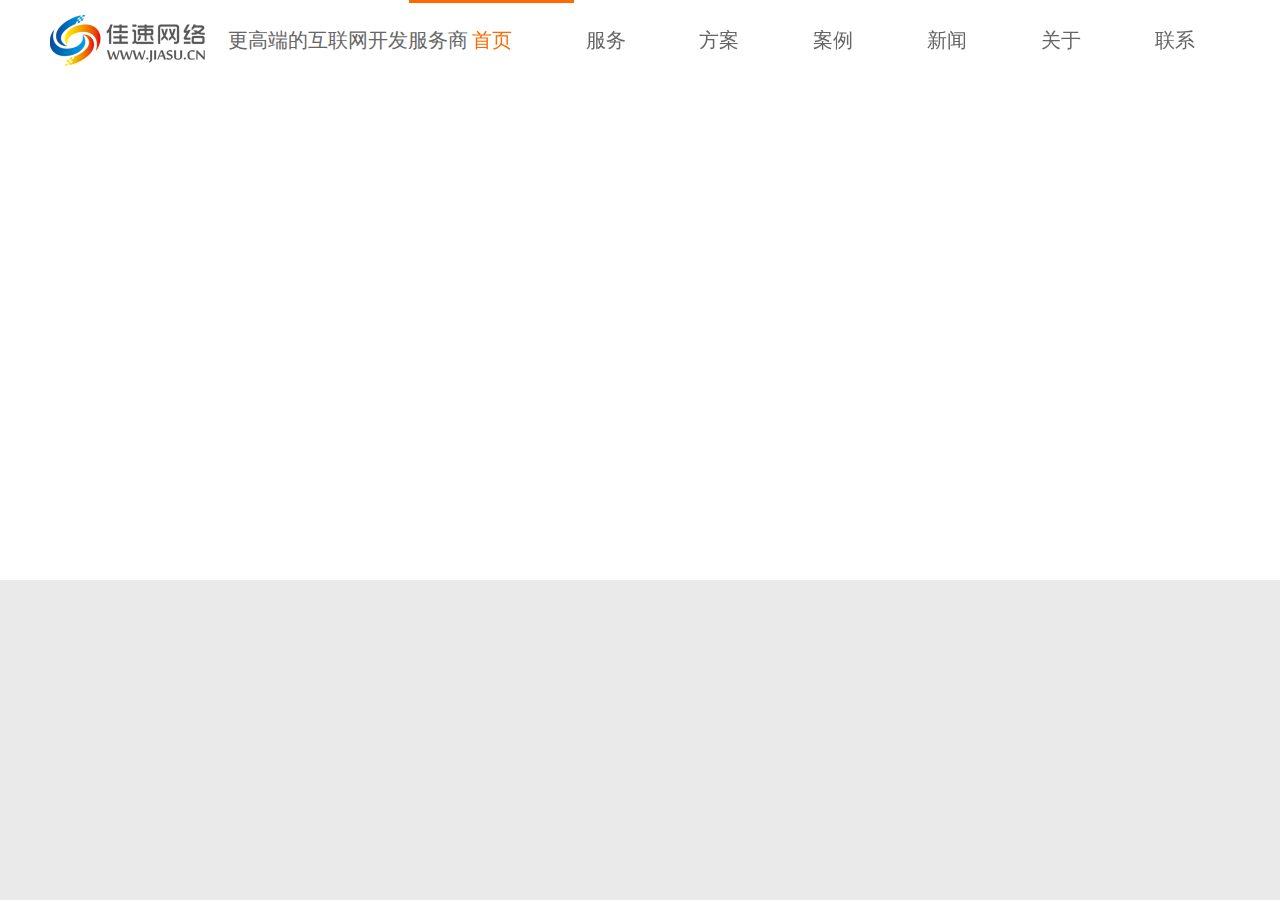
<file: index.html>
<!DOCTYPE html>
<html lang="en">
<head>
    <meta charset="UTF-8">
    <meta name="viewport" content="width=device-width, initial-scale=1.0">
    <title>首页</title>
    <link rel="stylesheet" href="./css/bootstrap.css">
    <link rel="stylesheet" href="./css/project.css">
</head>
<body>
    <div class="header">
        <div class="logo">
            <a href="#javascript">
                <img src="./img/logo.png" alt="">
            </a>
            <h1>更高端的互联网开发服务商</h1>
        </div>
        <nav class="menu">
            <ul class="list-inline">
                <li class="item1">
                    <div class="before" style="transform: scale(1,1);"></div>
                    <a class="a1"  href="index.html" style="color: #ff6900;">首页</a>
                    <ul class="subnav"></ul>
                </li>
                <li class="item1">
                    <div class="before" ></div>
                    <a class="a1" href="./service.html" >服务</a>
                    <ul class="subnav"></ul>
                </li>
                <li class="item1">
                    <div class="before"></div>
                    <a class="a1" href="./programme.html">方案</a>
                    <ul class="subnav">
                        <li class="subnav-list">
                             <a href="#" title="020解决方案">020解决方案
                                <i class="subnav-right">></i>
                            </a> 
                        </li>
                        <li class="subnav-list">
                            <a href="#" title="020解决方案">商城系统
                               <i class="subnav-right">></i>
                           </a> 
                       </li>
                       <li class="subnav-list">
                             <a href="#" title="020解决方案">互联网金融
                                <i class="subnav-right">></i>
                            </a> 
                        </li>
                        <li class="subnav-list">
                            <a href="#" title="020解决方案">小程序
                               <i class="subnav-right">></i>
                           </a> 
                       </li>
                       <li class="subnav-list">
                             <a href="#" title="020解决方案">智能硬件
                                <i class="subnav-right">></i>
                            </a> 
                        </li>
                        <li class="subnav-list">
                            <a href="#" title="020解决方案">020解决方案
                               <i class="subnav-right">></i>
                           </a> 
                       </li>
                       <li class="subnav-list">
                             <a href="#" title="020解决方案">智能医疗
                                <i class="subnav-right">></i>
                            </a> 
                        </li>
                        <li class="subnav-list">
                            <a href="#" title="020解决方案">掌上社交/直播
                               <i class="subnav-right">></i>
                           </a> 
                       </li>
                       <li class="subnav-list">
                        <a href="#" title="020解决方案">智慧教育    
                           <i class="subnav-right">></i>
                       </a> 
                       </li>
                    </ul>
                </li>
                <li class="item1">
                    <div class="before" ></div>
                    <a class="a1"  href="./example.html" >案例</a>
                    <ul class="subnav">
                        <li class="subnav-list">
                            <a href="#" title="020解决方案">品牌网站
                               <i class="subnav-right">></i>
                           </a> 
                       </li>
                       <li class="subnav-list">
                        <a href="#" title="020解决方案">APP开发
                           <i class="subnav-right">></i>
                       </a> 
                       </li>
                       <li class="subnav-list">
                        <a href="#" title="020解决方案">微信小程序开发
                           <i class="subnav-right">></i>
                       </a> 
                       </li>
                       <li class="subnav-list">
                        <a href="#" title="020解决方案">电商网站
                           <i class="subnav-right">></i>
                       </a> 
                       </li>
                       <li class="subnav-list">
                        <a href="#" title="020解决方案">门户网站
                           <i class="subnav-right">></i>
                       </a> 
                       </li>
                       <li class="subnav-list">
                        <a href="#" title="020解决方案">知名客户
                           <i class="subnav-right">></i>
                       </a> 
                       </li>
                       <li class="subnav-list">
                            <a href="#" title="020解决方案">客户评价
                               <i class="subnav-right">></i>
                            </a> 
                       </li>
                    </ul>
                </li>
                <li class="item1">
                    <div class="before"></div>
                    <a class="a1" href="./news.html">新闻</a>
                    <ul class="subnav">
                        <li class="subnav-list">
                            <a href="#" title="020解决方案">喜讯
                               <i class="subnav-right">></i>
                            </a> 
                       </li>
                       <li class="subnav-list">
                        <a href="#" title="020解决方案">活动
                           <i class="subnav-right">></i>
                        </a> 
                       </li>
                       <li class="subnav-list">
                        <a href="#" title="020解决方案">智库
                           <i class="subnav-right">></i>
                        </a> 
                       </li>   
                    </ul>
                </li>
                <li class="item1">
                    <div class="before"></div>
                    <a class="a1" href="#">关于</a>
                    <ul class="subnav">
                        <li class="subnav-list">
                            <a href="#" title="020解决方案">佳速简介
                               <i class="subnav-right">></i>
                            </a> 
                       </li>
                       <li class="subnav-list">
                        <a href="#" title="020解决方案">佳速荣誉
                           <i class="subnav-right">></i>
                        </a> 
                       </li>
                       <li class="subnav-list">
                        <a href="#" title="020解决方案">人才招聘
                           <i class="subnav-right">></i>
                        </a> 
                       </li>
                    </ul>
                </li>
                <li class="item1">
                    <div class="before"></div>
                    <a class="a1" href="#">联系</a>
                    <ul class="subnav">
                        <li class="subnav-list">
                            <a href="#" title="020解决方案">联系方式
                               <i class="subnav-right">></i>
                            </a> 
                       </li>
                       <li class="subnav-list">
                        <a href="#" title="020解决方案">汇款方式
                           <i class="subnav-right">></i>
                        </a> 
                   </li>
                    </ul>
                </li>
            </ul>
        </nav>
    </div>
    <div class="main-wrap">
        <div class="page-content">
            <div class="flexslider-nav small">
                <div class="slider-navigation">
                    <a  class="flex-prev">
                        <img src="./img/左.png" alt="" style="width: 30px;height: 30px;">
                    </a>
                    <a  class="flex-next">
                        <img src="./img/右.png" alt="" style="width: 30px;height: 30px;">
                    </a>
                </div>
                <div class="banners">
                    <ul style="width: 600%;height: 100%;display: block;">
                        <li style="width: 16.6666666%;height:100%;float: left;display: block;">
                            <video src="http://www.jiasu.cn/images/video.mp4" autoplay loop muted="muted" style="min-height: 100%;min-width: 100%;"></video>
                            <div class="text">
                                <h1 class="text-h1">14年时间，120位同事，5000个日夜</h1>
                                <p style="font-size: 18px;color: #fff;">上千家企业的共同选择，以案例为资本，以服务为生命</p>
                            </div>
                        </li>
                        <li style="width: 16.6666666%;height:100%;float: left;display: block;background-image: url(./img/wallpaper1_4.jpg);">
                            <div class="text">
                                <h1 class="text-h1">14年时间，120位同事，5000个日夜</h1>
                                <p style="font-size: 18px;color: #fff;">上千家企业的共同选择，以案例为资本，以服务为生命</p>
                            </div>
                        </li>
                    </ul>
                </div>
            </div>

        </div>
    </div>
    <script src="./project.js"></script>
    <script>
        var menuList=document.querySelectorAll(".item1");
var menuA=document.querySelectorAll(".a1");
var menuTop=document.querySelectorAll(".before");
var subNav=document.querySelectorAll(".subnav");
for(let i=0;i<menuList.length;i++){
    menuList[i].onmouseover=function(){
for(var j=0;j<menuList.length;j++){
    menuA[j].style.color="#666";
    menuA[j].style.textDecoration="none";
    menuTop[j].style.transform="scale(0,0)";
    menuTop[0].style.transform="scale(1,1)";
    menuA[0].style.color="#ff6900";
    subNav[j].style.opacity=0;
    subNav[j].style.visibility="hidden";
}
subNav[i].style. visibility=" visible";
subNav[i].style.opacity=1;
subNav[i].style.top="80px";
menuA[i].style.color="#ff6900";
menuTop[i].style.width="150%";
menuTop[i].style.transform="scale(1,1)";

}
menuList[i].onmouseout=function(){
menuA[i].style.color="#666";
menuA[0].style.color="#ff6900"
menuTop[i].style.transform="scale(0,0)";
menuTop[0].style.transform="scale(1,1)";
subNav[i].style.opacity=0;
subNav[i].style.top="100px";
subNav[i].style. visibility="hidden";

}
}


var lunbo=document.querySelectorAll(".banners ul li");
console.log(lunbo);
</script>
</body>
</html>
</file>
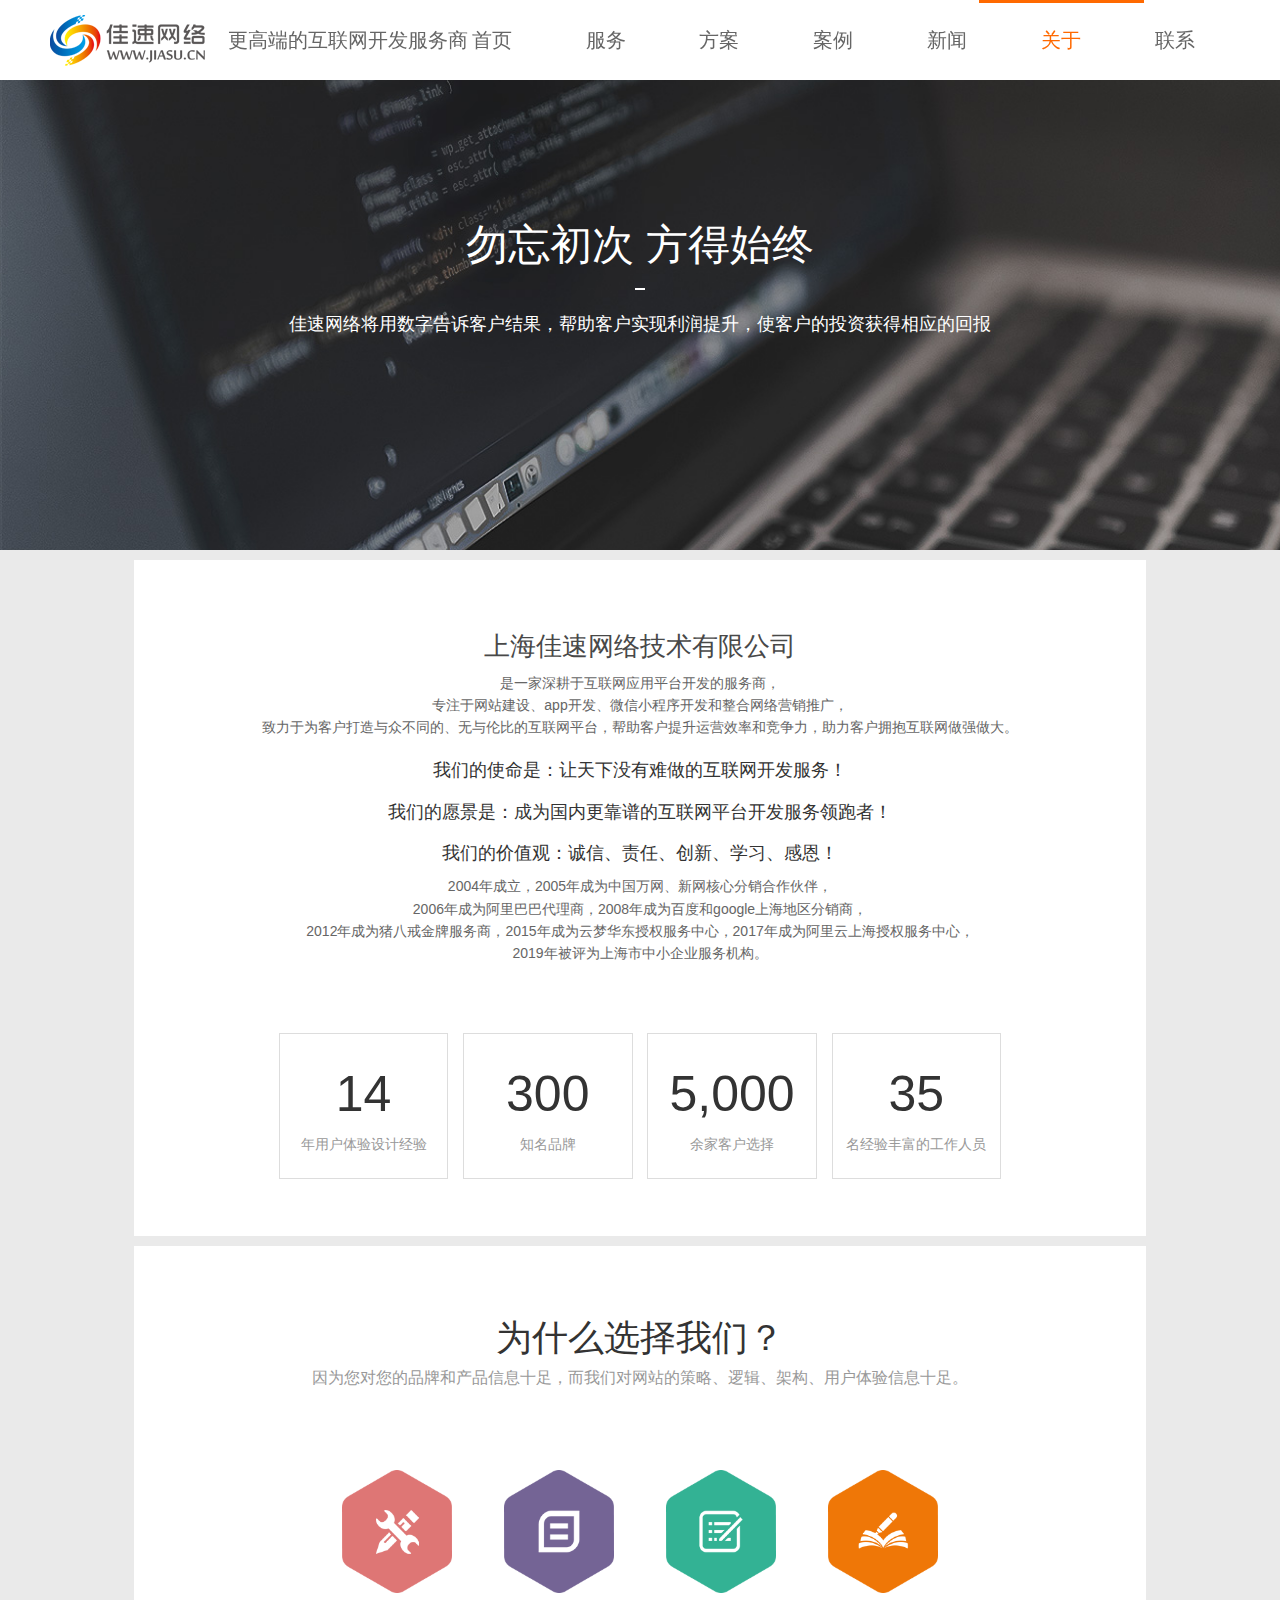
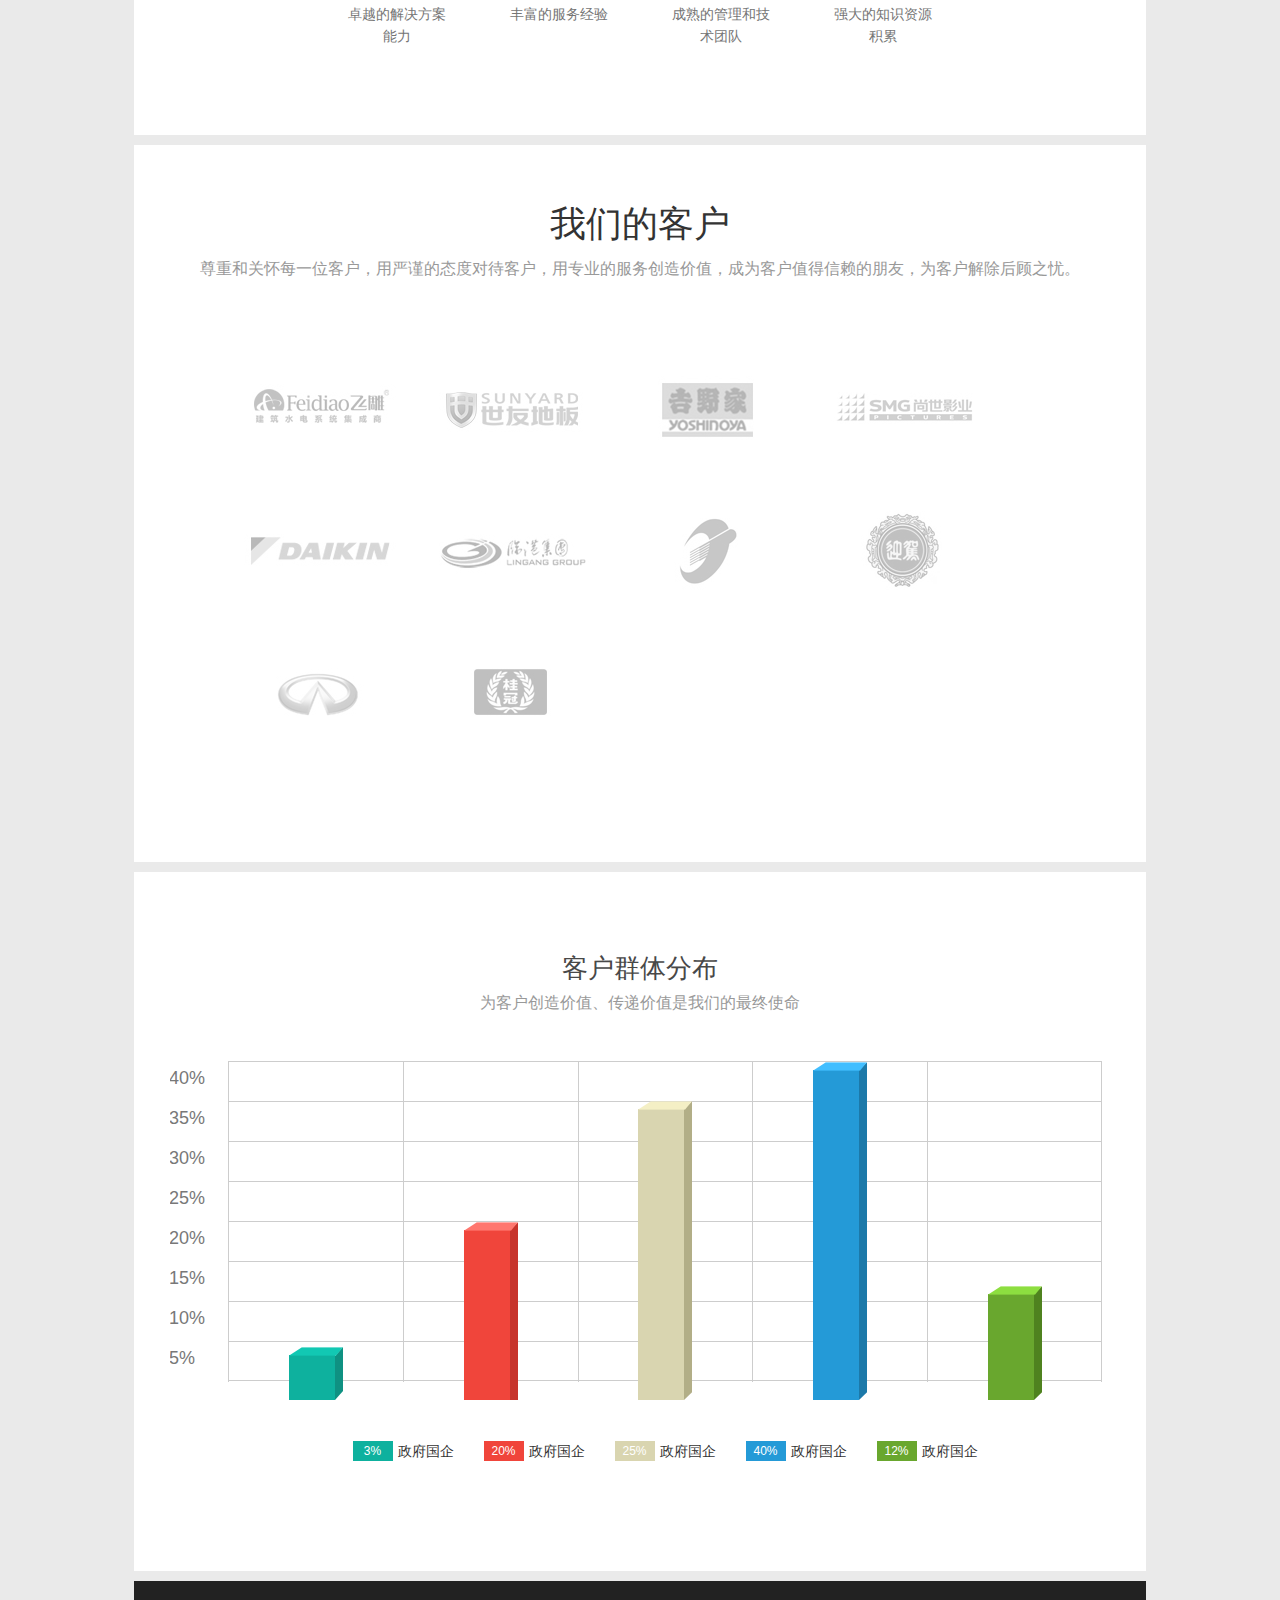
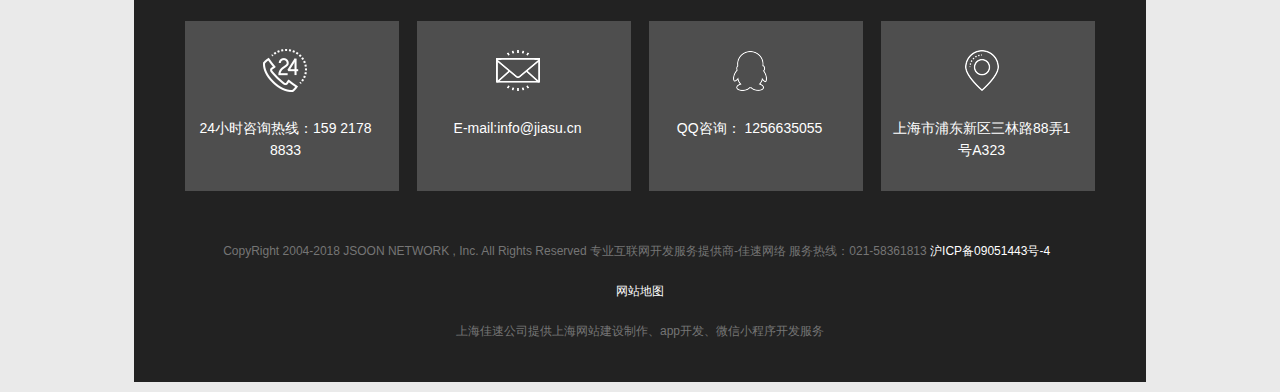
<file: about.html>
<!DOCTYPE html>
<html lang="en">
<head>
    <meta charset="UTF-8">
    <meta name="viewport" content="width=device-width, initial-scale=1.0">
    <title>关于</title>
    <link rel="stylesheet" href="./css/bootstrap.css">
    <link rel="stylesheet" href="./css/project.css">
</head>
<body>
    <div class="header">
        <div class="logo">
            <a href="#javascript">
                <img src="./img/logo.png" alt="">
            </a>
            <h1>更高端的互联网开发服务商</h1>
        </div>
        <nav class="menu">
            <ul class="list-inline">
                <li class="item1">
                    <div class="before"></div>
                    <a class="a1"  href="index.html">首页</a>
                    <ul class="subnav"></ul>
                </li>
                <li class="item1">
                    <div class="before"></div>
                    <a class="a1" href="./service.html">服务</a>
                    <ul class="subnav"></ul>
                </li>
                <li class="item1">
                    <div class="before"></div>
                    <a class="a1" href="./programme.html">方案</a>
                    <ul class="subnav">
                        <li class="subnav-list">
                             <a href="#" title="020解决方案">020解决方案
                                <i class="subnav-right">></i>
                            </a> 
                        </li>
                        <li class="subnav-list">
                            <a href="#" title="020解决方案">商城系统
                               <i class="subnav-right">></i>
                           </a> 
                       </li>
                       <li class="subnav-list">
                             <a href="#" title="020解决方案">互联网金融
                                <i class="subnav-right">></i>
                            </a> 
                        </li>
                        <li class="subnav-list">
                            <a href="#" title="020解决方案">小程序
                               <i class="subnav-right">></i>
                           </a> 
                       </li>
                       <li class="subnav-list">
                             <a href="#" title="020解决方案">智能硬件
                                <i class="subnav-right">></i>
                            </a> 
                        </li>
                        <li class="subnav-list">
                            <a href="#" title="020解决方案">020解决方案
                               <i class="subnav-right">></i>
                           </a> 
                       </li>
                       <li class="subnav-list">
                             <a href="#" title="020解决方案">智能医疗
                                <i class="subnav-right">></i>
                            </a> 
                        </li>
                        <li class="subnav-list">
                            <a href="#" title="020解决方案">掌上社交/直播
                               <i class="subnav-right">></i>
                           </a> 
                       </li>
                       <li class="subnav-list">
                        <a href="#" title="020解决方案">智慧教育    
                           <i class="subnav-right">></i>
                       </a> 
                       </li>
                    </ul>
                </li>
                <li class="item1">
                    <div class="before" ></div>
                    <a class="a1"  href="./example.html" >案例</a>
                    <ul class="subnav">
                        <li class="subnav-list">
                            <a href="#" title="020解决方案">品牌网站
                               <i class="subnav-right">></i>
                           </a> 
                       </li>
                       <li class="subnav-list">
                        <a href="#" title="020解决方案">APP开发
                           <i class="subnav-right">></i>
                       </a> 
                       </li>
                       <li class="subnav-list">
                        <a href="#" title="020解决方案">微信小程序开发
                           <i class="subnav-right">></i>
                       </a> 
                       </li>
                       <li class="subnav-list">
                        <a href="#" title="020解决方案">电商网站
                           <i class="subnav-right">></i>
                       </a> 
                       </li>
                       <li class="subnav-list">
                        <a href="#" title="020解决方案">门户网站
                           <i class="subnav-right">></i>
                       </a> 
                       </li>
                       <li class="subnav-list">
                        <a href="#" title="020解决方案">知名客户
                           <i class="subnav-right">></i>
                       </a> 
                       </li>
                       <li class="subnav-list">
                            <a href="#" title="020解决方案">客户评价
                               <i class="subnav-right">></i>
                            </a> 
                       </li>
                    </ul>
                </li>
                <li class="item1">
                    <div class="before" ></div>
                    <a class="a1" href="./news.html" >新闻</a>
                    <ul class="subnav">
                        <li class="subnav-list">
                            <a href="#" title="020解决方案">喜讯
                               <i class="subnav-right">></i>
                            </a> 
                       </li>
                       <li class="subnav-list">
                        <a href="#" title="020解决方案">活动
                           <i class="subnav-right">></i>
                        </a> 
                       </li>
                       <li class="subnav-list">
                        <a href="#" title="020解决方案">智库
                           <i class="subnav-right">></i>
                        </a> 
                       </li>   
                    </ul>
                </li>
                <li class="item1">
                    <div class="before" style="transform: scale(1,1);" ></div>
                    <a class="a1" href="./about.html" style="color: #ff6900;">关于</a>
                    <ul class="subnav">
                        <li class="subnav-list">
                            <a href="#" title="020解决方案">佳速简介
                               <i class="subnav-right">></i>
                            </a> 
                       </li>
                       <li class="subnav-list">
                        <a href="#" title="020解决方案">佳速荣誉
                           <i class="subnav-right">></i>
                        </a> 
                       </li>
                       <li class="subnav-list">
                        <a href="#" title="020解决方案">人才招聘
                           <i class="subnav-right">></i>
                        </a> 
                       </li>
                    </ul>
                </li>
                <li class="item1">
                    <div class="before"></div>
                    <a class="a1" href="relate.html">联系</a>
                    <ul class="subnav">
                        <li class="subnav-list">
                            <a href="#" title="020解决方案">联系方式
                               <i class="subnav-right">></i>
                            </a> 
                       </li>
                       <li class="subnav-list">
                        <a href="#" title="020解决方案">汇款方式
                           <i class="subnav-right">></i>
                        </a> 
                   </li>
                    </ul>
                </li>
            </ul>
        </nav>
    </div>
    <div class="fubanner">
        <div class="casebanner casebanner3">
            <h2>勿忘初次  方得始终</h2>
            <span></span>
            <p>佳速网络将用数字告诉客户结果，帮助客户实现利润提升，使客户的投资获得相应的回报</p>
        </div>
    </div> 
    <div class="con aboutcon">
        <div class="about-wz">
            <div class="con-title">
                <h1>上海佳速网络技术有限公司</h1>
                <p style="color: #666;">
                    是一家深耕于互联网应用平台开发的服务商，<br>
                    专注于网站建设、app开发、微信小程序开发和整合网络营销推广，<br>
                    致力于为客户打造与众不同的、无与伦比的互联网平台，帮助客户提升运营效率和竞争力，助力客户拥抱互联网做强做大。
                </p>
                <h3 class="abouth3" >
                    我们的使命是：让天下没有难做的互联网开发服务！
                </h3>
                <h3 class="abouth3">
                    我们的愿景是：成为国内更靠谱的互联网平台开发服务领跑者！
                </h3>
                <h3 class="abouth3">
                    我们的价值观：诚信、责任、创新、学习、感恩！
                </h3>
                <p style="color: #666;">
                    2004年成立，2005年成为中国万网、新网核心分销合作伙伴，<br>
                    2006年成为阿里巴巴代理商，2008年成为百度和google上海地区分销商，<br>
                    2012年成为猪八戒金牌服务商，2015年成为云梦华东授权服务中心，2017年成为阿里云上海授权服务中心，<br>
                    2019年被评为上海市中小企业服务机构。
                </p>
            </div>
            <div class="about-sj">
                <div class="stats1-info">
                    <h2>
                        <span>14</span>
                    </h2>
                    <p style="font-size: 14px;color: #999;">年用户体验设计经验</p>
                </div>
                <div class="stats1-info">
                    <h2>
                        <span>300</span>
                    </h2>
                    <p style="font-size: 14px;color: #999;">知名品牌</p>
                </div>
                <div class="stats1-info">
                    <h2>
                        <span>5,000</span>
                    </h2>
                    <p style="font-size: 14px;color: #999;">余家客户选择</p>
                </div>
                <div class="stats1-info">
                    <h2>
                        <span>35</span>
                    </h2>
                    <p style="font-size: 14px;color: #999;">名经验丰富的工作人员</p>
                </div>
                <div class="clear"></div>
            </div>
        </div>
    </div>
    <div class="con">
        <div class="aboutcon">
            <h2 style="font-size: 36px; color: #333;text-align: center;">为什么选择我们？</h2>
            <div class="h4 about-t2">
                因为您对您的品牌和产品信息十足，而我们对网站的策略、逻辑、架构、用户体验信息十足。
            </div>
            <div class="tbcon">
                <div class="tbcon1">
                    <img src="./img/icon_about_1.png" alt="">
                    <p style="text-align: center;">卓越的解决方案能力</p>
                </div>
                <div class="tbcon1">
                    <img src="./img/icon_about_2.png" alt="">
                    <p style="text-align: center;">丰富的服务经验</p>
                </div>
                <div class="tbcon1">
                    <img src="./img/icon_about_3.png" alt="">
                    <p style="text-align: center;">成熟的管理和技术团队</p>
                </div>
                <div class="tbcon1">
                    <img src="./img/icon_about_4.png" alt="">
                    <p style="text-align: center;">强大的知识资源积累</p>
                </div>
                <div class="clear"></div>
            </div>
        </div>
    </div>
    <div class="con">
        <div class="wsmxzwm">
            <div class="about-t">
                我们的客户
            </div>
            <div class="about-t2 h4">
                尊重和关怀每一位客户，用严谨的态度对待客户，用专业的服务创造价值，成为客户值得信赖的朋友，为客户解除后顾之忧。
            </div>
            <div class="clients">
                <ul>
                    <li>
                        <img src="./img/logo1b.jpg" alt="">
                    </li>
                    <li>
                        <img src="./img/logo2b.jpg" alt="">
                    </li>
                    <li>
                        <img src="./img/logo3b.jpg" alt="">
                    </li>
                    <li>
                        <img src="./img/logo4b.jpg" alt="">
                    </li>
                    <li>
                        <img src="./img/logo5b.jpg" alt="">
                    </li>
                    <li>
                        <img src="./img/logo6b.jpg" alt="">
                    </li>
                    <li>
                        <img src="./img/logo7b.jpg" alt="">
                    </li>
                    <li>
                        <img src="./img/logo8b.jpg" alt="">
                    </li>
                    <li>
                        <img src="./img/logo9b.jpg" alt="">
                    </li>
                    <li>
                        <img src="./img/logo10b.jpg" alt="">
                    </li>
                    <div class="clear"></div>
                </ul>
            </div>
        </div>
    </div>
    <div class="con">
        <div class="aboutcon">
            <div class="con-tit">
                <h1>客户群体分布</h1>
                <div class="h4">为客户创造价值、传递价值是我们的最终使命</div>
            </div>
            <div class="data-so">
                <div class="data-so-inner">
                    <ul class="so-ul">
                        <li>
                            <dl>
                                <dd>
                                    <i></i>
                                    <em>40%</em>
                                </dd>
                                <dd></dd>
                                <dd></dd>
                                <dd></dd>
                                <dd></dd>
                            </dl>
                        </li>
                        <li>
                            <dl>
                                <dd>
                                    <i></i>
                                    <em>35%</em>
                                </dd>
                                <dd></dd>
                                <dd></dd>
                                <dd></dd>
                                <dd></dd>
                            </dl>
                        </li>
                        <li>
                            <dl>
                                <dd>
                                    <i></i>
                                    <em>30%</em>
                                </dd>
                                <dd></dd>
                                <dd></dd>
                                <dd></dd>
                                <dd></dd>
                            </dl>
                        </li>
                        <li>
                            <dl>
                                <dd>
                                    <i></i>
                                    <em>25%</em>
                                </dd>
                                <dd></dd>
                                <dd></dd>
                                <dd></dd>
                                <dd></dd>
                            </dl>
                        </li>
                        <li>
                            <dl>
                                <dd>
                                    <i></i>
                                    <em>20%</em>
                                </dd>
                                <dd></dd>
                                <dd></dd>
                                <dd></dd>
                                <dd></dd>
                            </dl>
                        </li>
                        <li>
                            <dl>
                                <dd>
                                    <i></i>
                                    <em>15%</em>
                                </dd>
                                <dd></dd>
                                <dd></dd>
                                <dd></dd>
                                <dd></dd>
                            </dl>
                        </li>
                        <li>
                            <dl>
                                <dd>
                                    <i></i>
                                    <em>10%</em>
                                </dd>
                                <dd></dd>
                                <dd></dd>
                                <dd></dd>
                                <dd></dd>
                            </dl>
                        </li>
                        
                        <li style="border-bottom: 1px solid #cdcdcd;">
                            <dl>
                                <dd>
                                    <i></i>
                                    <em>5%</em>
                                    <div class="jux">
                                        <img src="./img/ju1.png" alt="">
                                    </div>
                                </dd>
                                <dd>
                                    <div class="jux">
                                        <img src="./img/ju2.png" alt="">
                                    </div>
                                </dd>
                                <dd>
                                    <div class="jux">
                                        <img src="./img/ju3.png" alt="">
                                    </div>
                                </dd>
                                <dd>
                                    <div class="jux">
                                        <img src="./img/ju4.png" alt="">
                                    </div>
                                </dd>
                                <dd>
                                    <div class="jux">
                                        <img src="./img/ju5.png" alt="">
                                    </div>
                                </dd>
                            </dl>
                        </li>
                        <div class="clear"></div>
                    </ul>
                    <div class="data-bot">
                        <ul class="bot-ul">
                            <li>
                                <div class=" ju fl">3%</div>
                                <div class=" txt fl">政府国企</div>
                            </li>
                            <li>
                                <div class="fl ju">20%</div>
                                <div class="fl txt">政府国企</div>
                            </li>
                            <li>
                                <div class="fl ju">25%</div>
                                <div class="fl txt">政府国企</div>
                            </li>
                            <li>
                                <div class="fl ju">40%</div>
                                <div class="fl txt">政府国企</div>
                            </li>
                            <li>
                                <div class="fl ju">12%</div>
                                <div class="fl txt">政府国企</div>
                            </li>
                        </ul>
                        <div class="clear"></div>
                    </div>
                </div>
            </div>
        </div>
    </div>
    <div class="foot con">
        <div class="foot-gy">
            <ul>
                <li>
                    <a href="#">
                        <img src="./img/1.png" alt="">
                        24小时咨询热线：159 2178 8833
                    </a>
                </li>
                <li>
                    <a href="#">
                        <img src="./img/2.png" alt="">
                        E-mail:info@jiasu.cn
                    </a>
                </li>
                <li>
                    <a href="#">
                        <img src="./img/3.png" alt="">
                        QQ咨询： 1256635055
                    </a>
                </li>
                <li>
                    <a href="#">
                        <img src="./img/4.png" alt="">
                        上海市浦东新区三林路88弄1号A323
                    </a>
                </li>
                <div class="clear"></div>
            </ul>
        </div> 
        <div class="foot-bot">
            <div class="foot-botcon">
                <p>
                    CopyRight 2004-2018 JSOON NETWORK , Inc. All Rights Reserved 专业互联网开发服务提供商-佳速网络   服务热线：021-58361813   
                    <a href="#">沪ICP备09051443号-4</a>&nbsp;&nbsp;
                    <a href="#">网站地图</a>
                    <br>
                上海佳速公司提供上海网站建设制作、app开发、微信小程序开发服务
                </p>
            </div>
        </div>
    </div>
    <script src="./project.js"></script>
    <script>
        var menuList=document.querySelectorAll(".item1");
var menuA=document.querySelectorAll(".a1");
var menuTop=document.querySelectorAll(".before");
var subNav=document.querySelectorAll(".subnav");
for(let i=0;i<menuList.length;i++){
    menuList[i].onmouseover=function(){
for(var j=0;j<menuList.length;j++){
    menuA[j].style.color="#666";
    menuA[j].style.textDecoration="none";
    menuTop[j].style.transform="scale(0,0)";
    menuTop[5].style.transform="scale(1,1)";
    menuA[5].style.color="#ff6900";
    subNav[j].style.opacity=0;
    subNav[j].style.visibility="hidden";
}
subNav[i].style. visibility=" visible";
subNav[i].style.opacity=1;
subNav[i].style.top="80px";
menuA[i].style.color="#ff6900";
menuTop[i].style.width="150%";
menuTop[i].style.transform="scale(1,1)";

}
menuList[i].onmouseout=function(){
menuA[i].style.color="#666";
menuA[5].style.color="#ff6900"
menuTop[i].style.transform="scale(0,0)";
menuTop[5].style.transform="scale(1,1)";
subNav[i].style.opacity=0;
subNav[i].style.top="100px";
subNav[i].style. visibility="hidden";

}
}
</script>
</body>
</html>
</file>
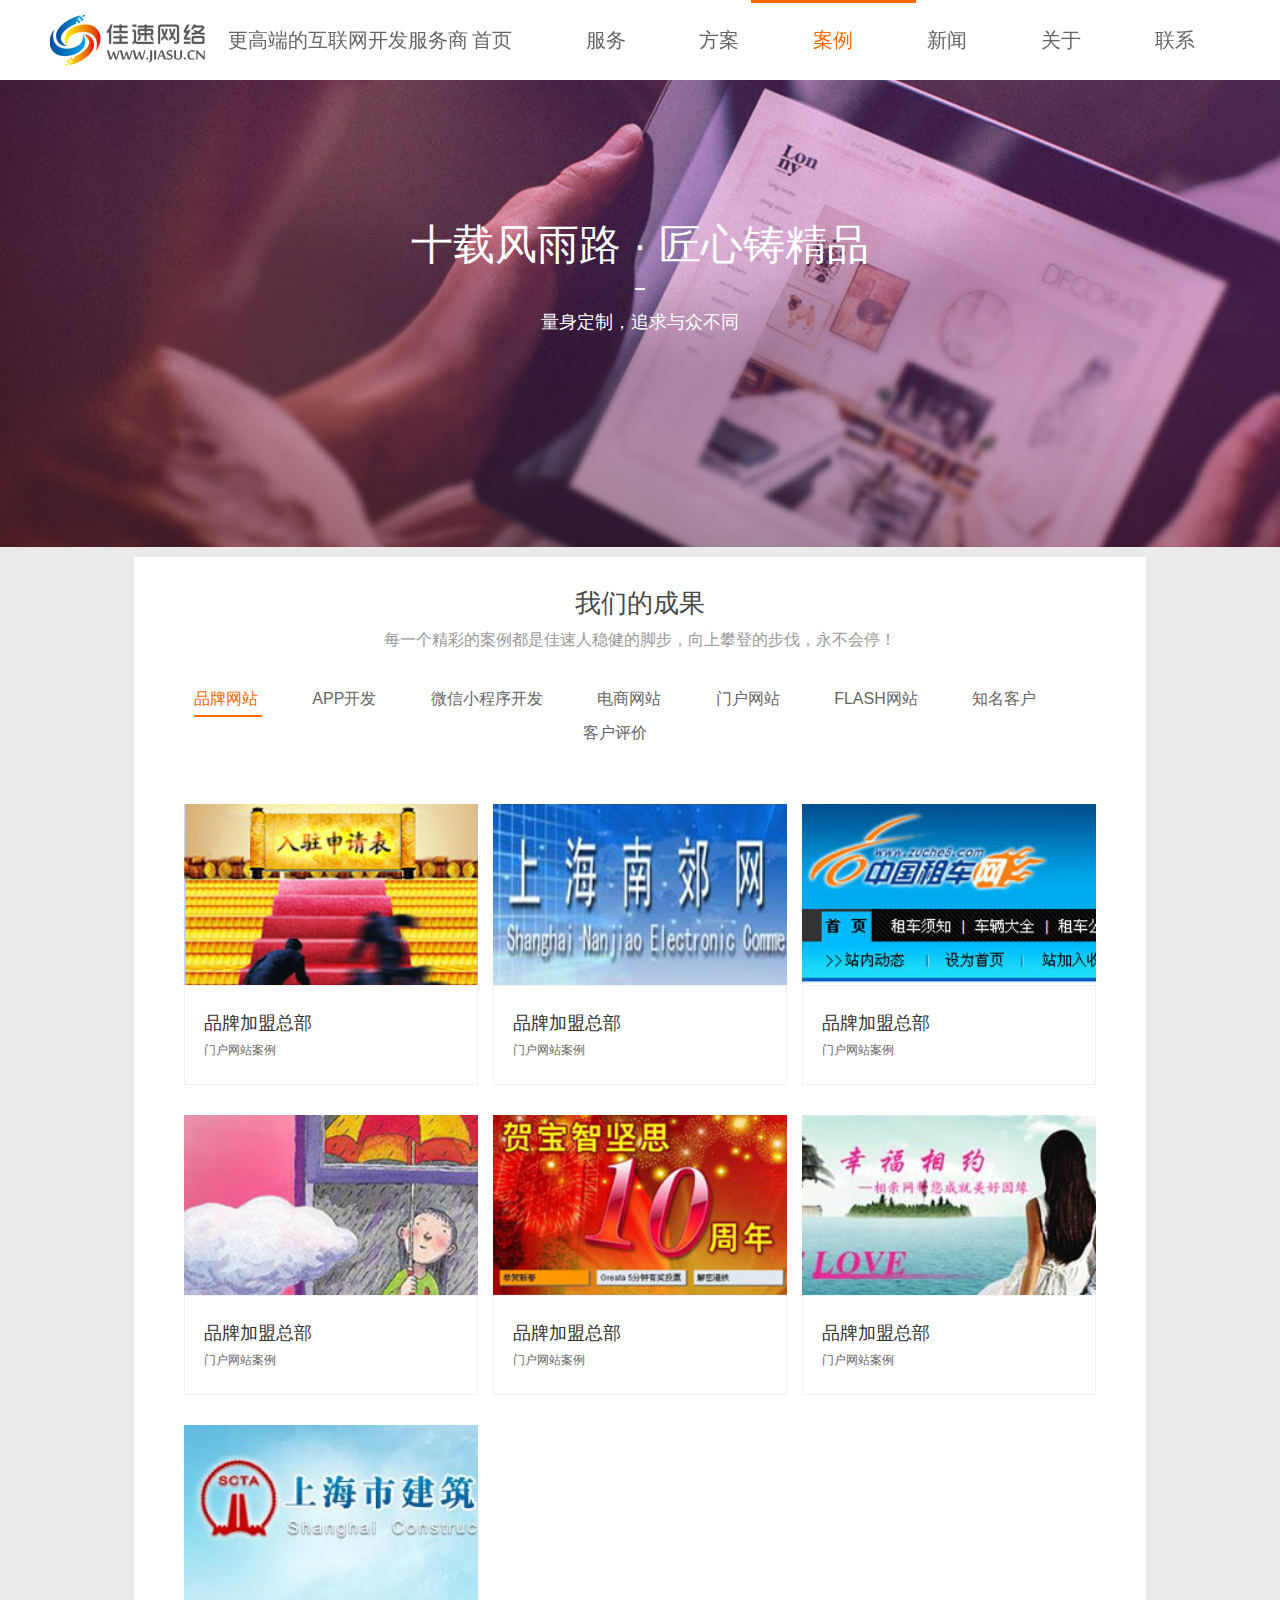
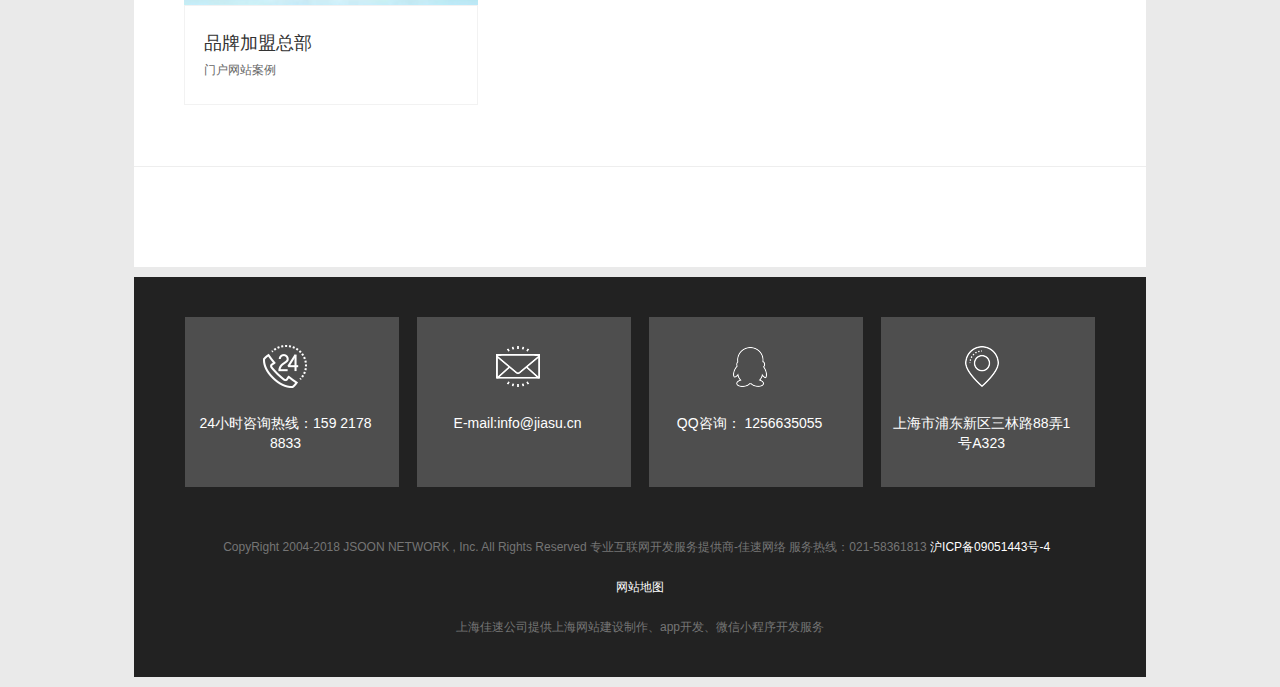
<file: example.html>
<!DOCTYPE html>
<html lang="en">
<head>
    <meta charset="UTF-8">
    <meta name="viewport" content="width=device-width, initial-scale=1.0">
    <title>案例</title>
    <link rel="stylesheet" href="./css/project.css">
    <link rel="stylesheet" href="./css/bootstrap.css">
</head>
<body>
    <div class="header">
        <div class="logo">
            <a href="#javascript">
                <img src="./img/logo.png" alt="">
            </a>
            <h1>更高端的互联网开发服务商</h1>
        </div>
        <nav class="menu">
            <ul class="list-inline">
                <li class="item1">
                    <div class="before"></div>
                    <a class="a1"  href="index.html">首页</a>
                    <ul class="subnav"></ul>
                </li>
                <li class="item1">
                    <div class="before"></div>
                    <a class="a1" href="./service.html">服务</a>
                    <ul class="subnav"></ul>
                </li>
                <li class="item1">
                    <div class="before"></div>
                    <a class="a1" href="./programme.html">方案</a>
                    <ul class="subnav">
                        <li class="subnav-list">
                             <a href="#" title="020解决方案">020解决方案
                                <i class="subnav-right">></i>
                            </a> 
                        </li>
                        <li class="subnav-list">
                            <a href="#" title="020解决方案">商城系统
                               <i class="subnav-right">></i>
                           </a> 
                       </li>
                       <li class="subnav-list">
                             <a href="#" title="020解决方案">互联网金融
                                <i class="subnav-right">></i>
                            </a> 
                        </li>
                        <li class="subnav-list">
                            <a href="#" title="020解决方案">小程序
                               <i class="subnav-right">></i>
                           </a> 
                       </li>
                       <li class="subnav-list">
                             <a href="#" title="020解决方案">智能硬件
                                <i class="subnav-right">></i>
                            </a> 
                        </li>
                        <li class="subnav-list">
                            <a href="#" title="020解决方案">020解决方案
                               <i class="subnav-right">></i>
                           </a> 
                       </li>
                       <li class="subnav-list">
                             <a href="#" title="020解决方案">智能医疗
                                <i class="subnav-right">></i>
                            </a> 
                        </li>
                        <li class="subnav-list">
                            <a href="#" title="020解决方案">掌上社交/直播
                               <i class="subnav-right">></i>
                           </a> 
                       </li>
                       <li class="subnav-list">
                        <a href="#" title="020解决方案">智慧教育    
                           <i class="subnav-right">></i>
                       </a> 
                       </li>
                    </ul>
                </li>
                <li class="item1">
                    <div class="before" style="transform: scale(1,1);"></div>
                    <a class="a1"  href="#javascript" style="color: #ff6900;">案例</a>
                    <ul class="subnav">
                        <li class="subnav-list">
                            <a href="#" title="020解决方案">品牌网站
                               <i class="subnav-right">></i>
                           </a> 
                       </li>
                       <li class="subnav-list">
                        <a href="#" title="020解决方案">APP开发
                           <i class="subnav-right">></i>
                       </a> 
                       </li>
                       <li class="subnav-list">
                        <a href="#" title="020解决方案">微信小程序开发
                           <i class="subnav-right">></i>
                       </a> 
                       </li>
                       <li class="subnav-list">
                        <a href="#" title="020解决方案">电商网站
                           <i class="subnav-right">></i>
                       </a> 
                       </li>
                       <li class="subnav-list">
                        <a href="#" title="020解决方案">门户网站
                           <i class="subnav-right">></i>
                       </a> 
                       </li>
                       <li class="subnav-list">
                        <a href="#" title="020解决方案">知名客户
                           <i class="subnav-right">></i>
                       </a> 
                       </li>
                       <li class="subnav-list">
                            <a href="#" title="020解决方案">客户评价
                               <i class="subnav-right">></i>
                            </a> 
                       </li>
                    </ul>
                </li>
                <li class="item1">
                    <div class="before"></div>
                    <a class="a1" href="./news.html">新闻</a>
                    <ul class="subnav">
                        <li class="subnav-list">
                            <a href="#" title="020解决方案">喜讯
                               <i class="subnav-right">></i>
                            </a> 
                       </li>
                       <li class="subnav-list">
                        <a href="#" title="020解决方案">活动
                           <i class="subnav-right">></i>
                        </a> 
                       </li>
                       <li class="subnav-list">
                        <a href="#" title="020解决方案">智库
                           <i class="subnav-right">></i>
                        </a> 
                       </li>   
                    </ul>
                </li>
                <li class="item1">
                    <div class="before"></div>
                    <a class="a1" href="#">关于</a>
                    <ul class="subnav">
                        <li class="subnav-list">
                            <a href="#" title="020解决方案">佳速简介
                               <i class="subnav-right">></i>
                            </a> 
                       </li>
                       <li class="subnav-list">
                        <a href="#" title="020解决方案">佳速荣誉
                           <i class="subnav-right">></i>
                        </a> 
                       </li>
                       <li class="subnav-list">
                        <a href="#" title="020解决方案">人才招聘
                           <i class="subnav-right">></i>
                        </a> 
                       </li>
                    </ul>
                </li>
                <li class="item1">
                    <div class="before"></div>
                    <a class="a1" href="#">联系</a>
                    <ul class="subnav">
                        <li class="subnav-list">
                            <a href="#" title="020解决方案">联系方式
                               <i class="subnav-right">></i>
                            </a> 
                       </li>
                       <li class="subnav-list">
                        <a href="#" title="020解决方案">汇款方式
                           <i class="subnav-right">></i>
                        </a> 
                   </li>
                    </ul>
                </li>
            </ul>
        </nav>
    </div>
    <div class="fubanner">
        <div class="casebanner">
            <h2>十载风雨路 · 匠心铸精品</h2>
            <span></span>
            <p>量身定制，追求与众不同</p>
        </div>
    </div>
    <div class="con">
        <div class="casecon">
            <div class="con-title">
                <h1>我们的成果</h1>
                <div class="con-h">
                    每一个精彩的案例都是佳速人稳健的脚步，向上攀登的步伐，永不会停！
                </div>
            </div>
            <div class="main-wrap">
                <div class="main-nav">
                    <ul>
                        <li>
                            <a href="#" style="color: #ff6900;">品牌网站</a>
                            <div class="border" style="transform: scale(1,1);background: #ff6900;"></div>
                        </li>
                        <li>
                            <a href="#">APP开发</a>
                            <div class="border"></div>
                        </li>
                        <li>
                            <a href="#">微信小程序开发</a>
                            <div class="border"></div>
                        </li>
                        <li>
                            <a href="#">电商网站</a>
                            <div class="border"></div>
                        </li>
                        <li>
                            <a href="#" >门户网站</a>
                            <div class="border" ></div>

                        </li>
                        <li>
                            <a href="#">FLASH网站</a>
                            <div class="border"></div>

                        </li>
                        <li>
                            <a href="#">知名客户</a>
                            <div class="border"></div>

                        </li>
                        <li>
                            <a href="#">客户评价</a>
                            <div class="border"></div>

                        </li>
                    </ul>
                </div>
                <div class="list-wrap">
                    <ul>
                        <li>
                            <a href="#">
                                <img src="./img/d.jpg" alt="">
                            
                            <p>查看项目</p></a>
                            <div class="back"></div>
                            <div class="cont-box">
                                <h2>品牌加盟总部</h2>
                                <span>门户网站案例</span>
                            </div>
                        </li>
                        <li>
                            <a href="#">
                                <img src="./img/e.jpg" alt="">
                            
                            <p>查看项目</p></a>
                            <div class="back"></div>
                            <div class="cont-box">
                                <h2>品牌加盟总部</h2>
                                <span>门户网站案例</span>
                            </div>
                        </li>
                        <li>
                            <a href="#">
                                <img src="./img/f.jpg" alt="">
                            
                            <p>查看项目</p></a>
                            <div class="back"></div>
                            <div class="cont-box">
                                <h2>品牌加盟总部</h2>
                                <span>门户网站案例</span>
                            </div>
                        </li>
                        <li>
                            <a href="#">
                                <img src="./img/d1.jpg" alt="">
                            
                            <p>查看项目</p></a>
                            <div class="back"></div>
                            <div class="cont-box">
                                <h2>品牌加盟总部</h2>
                                <span>门户网站案例</span>
                            </div>
                        </li>
                        <li>
                            <a href="#">
                                <img src="./img/e1.jpg" alt="">
                            
                            <p>查看项目</p></a>
                            <div class="back"></div>
                            <div class="cont-box">
                                <h2>品牌加盟总部</h2>
                                <span>门户网站案例</span>
                            </div>
                        </li>
                        <li>
                            <a href="#">
                                <img src="./img/f1.jpg" alt="">
                            
                            <p>查看项目</p></a>
                            <div class="back"></div>
                            <div class="cont-box">
                                <h2>品牌加盟总部</h2>
                                <span>门户网站案例</span>
                            </div>
                        </li>
                        <li>
                            <a href="#">
                                <img src="./img/d2.jpg" alt="">
                            
                            <p>查看项目</p></a>
                            <div class="back"></div>
                            <div class="cont-box">
                                <h2>品牌加盟总部</h2>
                                <span>门户网站案例</span>
                            </div>
                        </li>
                        <div class="clear"></div>
                    </ul>
                </div>
            </div>
            <div class="page">  </div>
        </div>
    </div>
    <div class="foot con">
        <div class="foot-gy">
            <ul>
                <li>
                    <a href="#">
                        <img src="./img/1.png" alt="">
                        24小时咨询热线：159 2178 8833
                    </a>
                </li>
                <li>
                    <a href="#">
                        <img src="./img/2.png" alt="">
                        E-mail:info@jiasu.cn
                    </a>
                </li>
                <li>
                    <a href="#">
                        <img src="./img/3.png" alt="">
                        QQ咨询： 1256635055
                    </a>
                </li>
                <li>
                    <a href="#">
                        <img src="./img/4.png" alt="">
                        上海市浦东新区三林路88弄1号A323
                    </a>
                </li>
                <div class="clear"></div>
            </ul>
        </div> 
        <div class="foot-bot">
            <div class="foot-botcon">
                <p>
                    CopyRight 2004-2018 JSOON NETWORK , Inc. All Rights Reserved 专业互联网开发服务提供商-佳速网络   服务热线：021-58361813   
                    <a href="#">沪ICP备09051443号-4</a>&nbsp;&nbsp;
                    <a href="#">网站地图</a>
                    <br>
                上海佳速公司提供上海网站建设制作、app开发、微信小程序开发服务
                </p>
            </div>
        </div>
    </div>
    <script src="./project.js"></script>
    <script>
                var menuList=document.querySelectorAll(".item1");
        var menuA=document.querySelectorAll(".a1");
        var menuTop=document.querySelectorAll(".before");
        var subNav=document.querySelectorAll(".subnav");
        for(let i=0;i<menuList.length;i++){
            menuList[i].onmouseover=function(){
        for(var j=0;j<menuList.length;j++){
            menuA[j].style.color="#666";
            menuA[j].style.textDecoration="none";
            menuTop[j].style.transform="scale(0,0)";
            menuTop[3].style.transform="scale(1,1)";
            menuA[3].style.color="#ff6900";
            subNav[j].style.opacity=0;
            subNav[j].style.visibility="hidden";
        }
        subNav[i].style. visibility=" visible";
        subNav[i].style.opacity=1;
        subNav[i].style.top="80px";
        menuA[i].style.color="#ff6900";
        menuTop[i].style.width="150%";
        menuTop[i].style.transform="scale(1,1)";

    }
    menuList[i].onmouseout=function(){
        menuA[i].style.color="#666";
        menuA[3].style.color="#ff6900"
        menuTop[i].style.transform="scale(0,0)";
        menuTop[3].style.transform="scale(1,1)";
        subNav[i].style.opacity=0;
        subNav[i].style.top="100px";
        subNav[i].style. visibility="hidden";

    }
}
    </script>
</body>
</html>
</file>
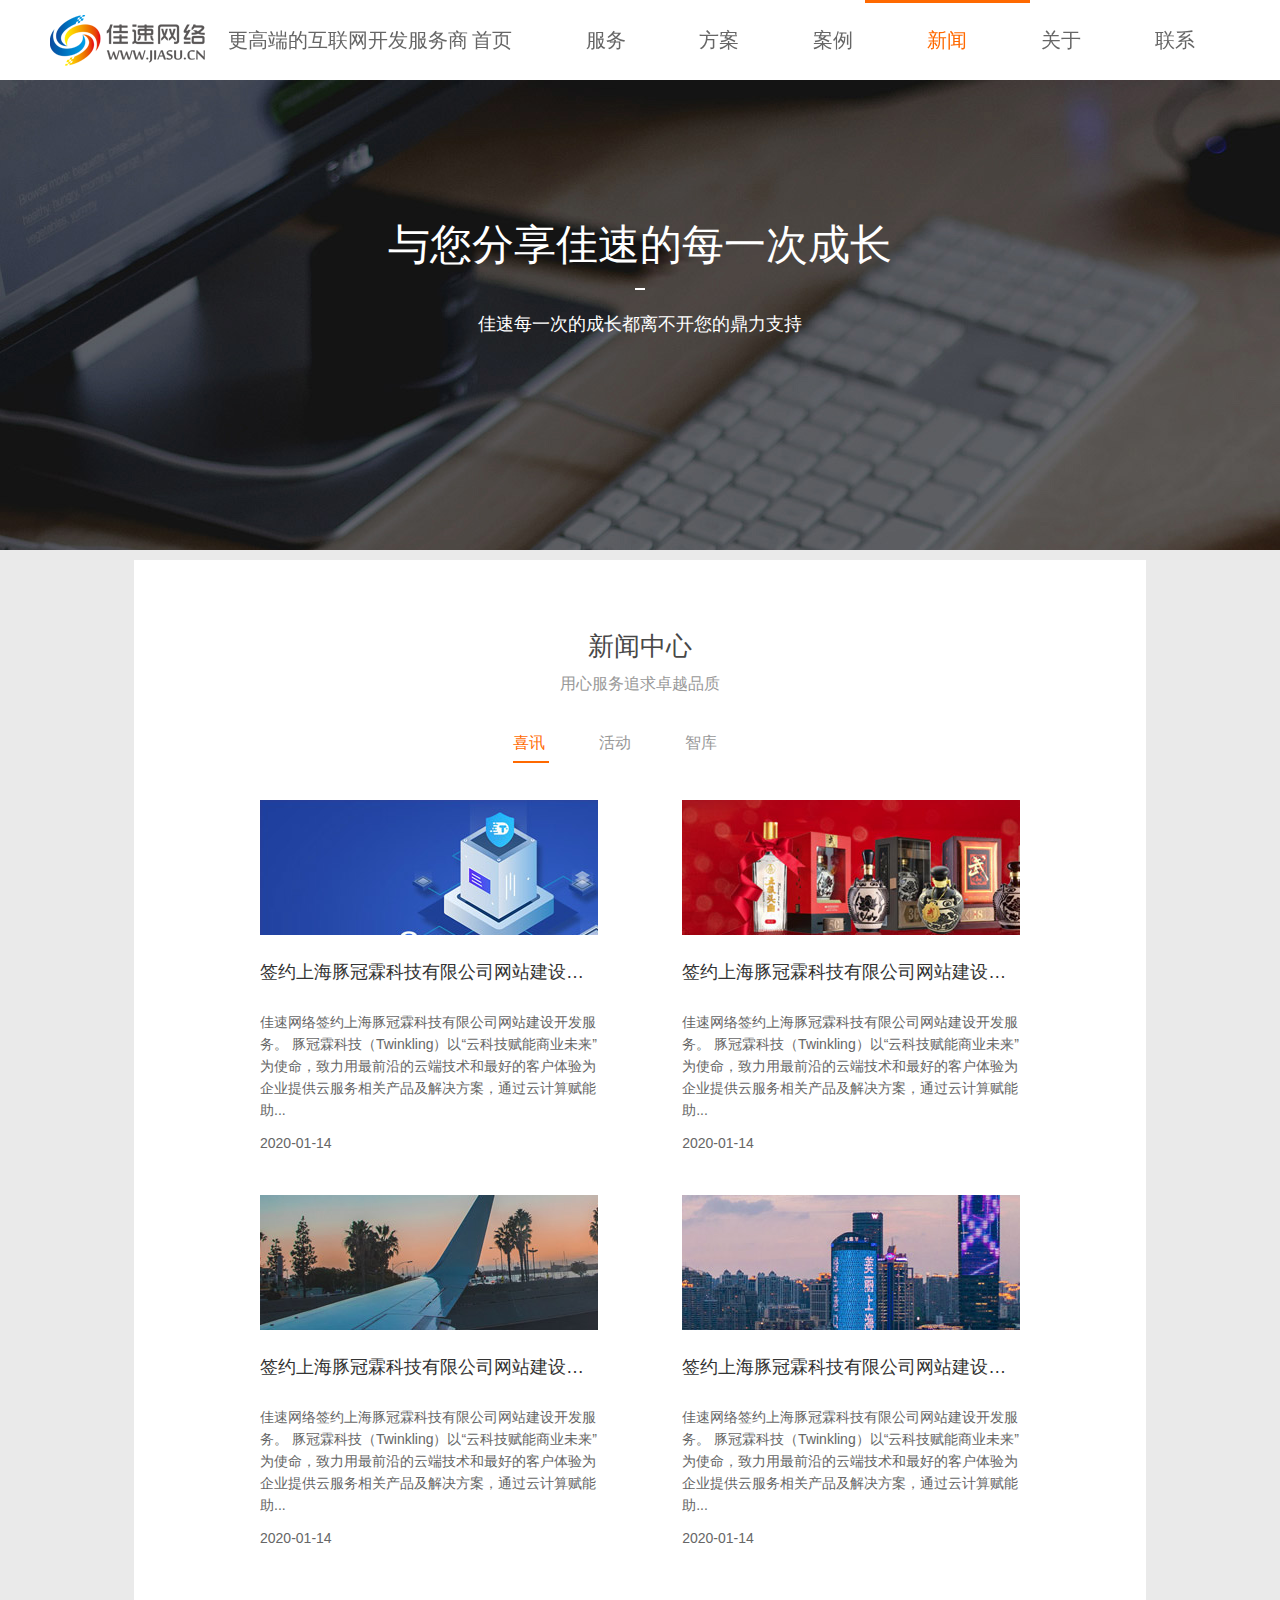
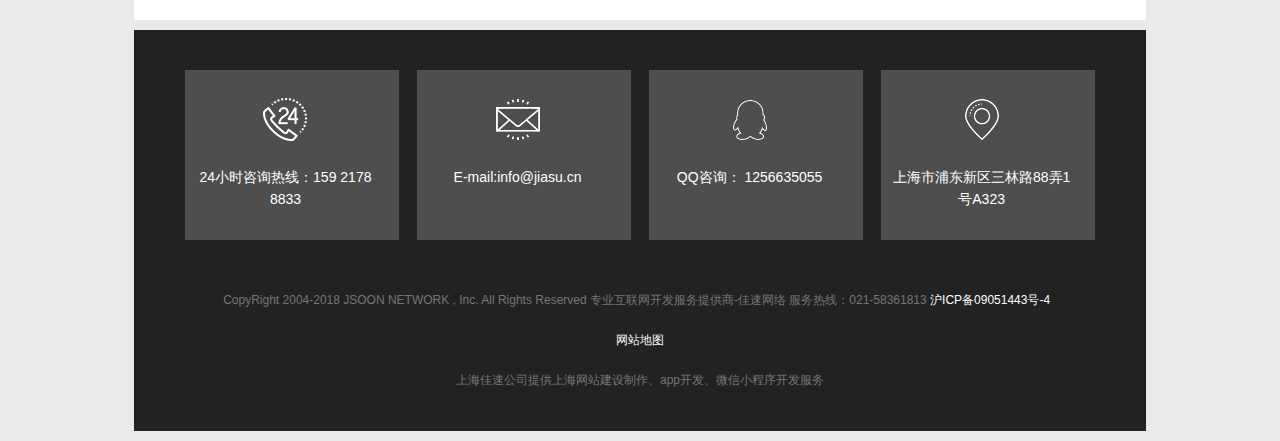
<file: news.html>
<!DOCTYPE html>
<html lang="en">
<head>
    <meta charset="UTF-8">
    <meta name="viewport" content="width=device-width, initial-scale=1.0">
    <title>新闻</title>
    
    <link rel="stylesheet" href="./css/bootstrap.css">
    <link rel="stylesheet" href="./css/project.css">
</head>
<body>
    <div class="header">
        <div class="logo">
            <a href="#javascript">
                <img src="./img/logo.png" alt="">
            </a>
            <h1>更高端的互联网开发服务商</h1>
        </div>
        <nav class="menu">
            <ul class="list-inline">
                <li class="item1">
                    <div class="before"></div>
                    <a class="a1"  href="index.html">首页</a>
                    <ul class="subnav"></ul>
                </li>
                <li class="item1">
                    <div class="before"></div>
                    <a class="a1" href="./service.html">服务</a>
                    <ul class="subnav"></ul>
                </li>
                <li class="item1">
                    <div class="before"></div>
                    <a class="a1" href="./programme.html">方案</a>
                    <ul class="subnav">
                        <li class="subnav-list">
                             <a href="#" title="020解决方案">020解决方案
                                <i class="subnav-right">></i>
                            </a> 
                        </li>
                        <li class="subnav-list">
                            <a href="#" title="020解决方案">商城系统
                               <i class="subnav-right">></i>
                           </a> 
                       </li>
                       <li class="subnav-list">
                             <a href="#" title="020解决方案">互联网金融
                                <i class="subnav-right">></i>
                            </a> 
                        </li>
                        <li class="subnav-list">
                            <a href="#" title="020解决方案">小程序
                               <i class="subnav-right">></i>
                           </a> 
                       </li>
                       <li class="subnav-list">
                             <a href="#" title="020解决方案">智能硬件
                                <i class="subnav-right">></i>
                            </a> 
                        </li>
                        <li class="subnav-list">
                            <a href="#" title="020解决方案">020解决方案
                               <i class="subnav-right">></i>
                           </a> 
                       </li>
                       <li class="subnav-list">
                             <a href="#" title="020解决方案">智能医疗
                                <i class="subnav-right">></i>
                            </a> 
                        </li>
                        <li class="subnav-list">
                            <a href="#" title="020解决方案">掌上社交/直播
                               <i class="subnav-right">></i>
                           </a> 
                       </li>
                       <li class="subnav-list">
                        <a href="#" title="020解决方案">智慧教育    
                           <i class="subnav-right">></i>
                       </a> 
                       </li>
                    </ul>
                </li>
                <li class="item1">
                    <div class="before" ></div>
                    <a class="a1"  href="./example.html" >案例</a>
                    <ul class="subnav">
                        <li class="subnav-list">
                            <a href="#" title="020解决方案">品牌网站
                               <i class="subnav-right">></i>
                           </a> 
                       </li>
                       <li class="subnav-list">
                        <a href="#" title="020解决方案">APP开发
                           <i class="subnav-right">></i>
                       </a> 
                       </li>
                       <li class="subnav-list">
                        <a href="#" title="020解决方案">微信小程序开发
                           <i class="subnav-right">></i>
                       </a> 
                       </li>
                       <li class="subnav-list">
                        <a href="#" title="020解决方案">电商网站
                           <i class="subnav-right">></i>
                       </a> 
                       </li>
                       <li class="subnav-list">
                        <a href="#" title="020解决方案">门户网站
                           <i class="subnav-right">></i>
                       </a> 
                       </li>
                       <li class="subnav-list">
                        <a href="#" title="020解决方案">知名客户
                           <i class="subnav-right">></i>
                       </a> 
                       </li>
                       <li class="subnav-list">
                            <a href="#" title="020解决方案">客户评价
                               <i class="subnav-right">></i>
                            </a> 
                       </li>
                    </ul>
                </li>
                <li class="item1">
                    <div class="before" style="transform: scale(1,1);"></div>
                    <a class="a1" href="./news.html" style="color: #ff6900;">新闻</a>
                    <ul class="subnav">
                        <li class="subnav-list">
                            <a href="#" title="020解决方案">喜讯
                               <i class="subnav-right">></i>
                            </a> 
                       </li>
                       <li class="subnav-list">
                        <a href="#" title="020解决方案">活动
                           <i class="subnav-right">></i>
                        </a> 
                       </li>
                       <li class="subnav-list">
                        <a href="#" title="020解决方案">智库
                           <i class="subnav-right">></i>
                        </a> 
                       </li>   
                    </ul>
                </li>
                <li class="item1">
                    <div class="before"></div>
                    <a class="a1" href="./about.html">关于</a>
                    <ul class="subnav">
                        <li class="subnav-list">
                            <a href="#" title="020解决方案">佳速简介
                               <i class="subnav-right">></i>
                            </a> 
                       </li>
                       <li class="subnav-list">
                        <a href="#" title="020解决方案">佳速荣誉
                           <i class="subnav-right">></i>
                        </a> 
                       </li>
                       <li class="subnav-list">
                        <a href="#" title="020解决方案">人才招聘
                           <i class="subnav-right">></i>
                        </a> 
                       </li>
                    </ul>
                </li>
                <li class="item1">
                    <div class="before"></div>
                    <a class="a1" href="./relate.html">联系</a>
                    <ul class="subnav">
                        <li class="subnav-list">
                            <a href="#" title="020解决方案">联系方式
                               <i class="subnav-right">></i>
                            </a> 
                       </li>
                       <li class="subnav-list">
                        <a href="#" title="020解决方案">汇款方式
                           <i class="subnav-right">></i>
                        </a> 
                   </li>
                    </ul>
                </li>
            </ul>
        </nav>
    </div>
    <div class="fubanner">
        <div class="casebanner casebanner2">
            <h2>与您分享佳速的每一次成长</h2>
            <span></span>
            <p>佳速每一次的成长都离不开您的鼎力支持</p>
        </div>
    </div>  
    <div class="con">
        <div class="newscon">
            <div class="con-title">
                <h1>新闻中心</h1>
                <div class="con-h">
                    用心服务追求卓越品质
                </div>
            </div>
            <div class="news-tit">
                <ul class="news-nav">
                    <li style="border-bottom: 2px solid #ff6900;">
                        <a href="#" style="color: #ff6900;">喜讯</a>
                    </li>
                    <li>
                        <a href="#">活动</a>
                    </li>
                    <li>
                        <a href="#">智库</a>
                    </li>
                </ul>
            </div>
            <div class="newslist">
                <ul>
                    <li class="newslist-item">
                        <a href="#" style="color: #666;">
                            <div class="newlistimg">
                                <img src="./img/n1.jpg" alt="">
                            </div>
                            <h4>签约上海豚冠霖科技有限公司网站建设服务</h4>
                            <p>
                                佳速网络签约上海豚冠霖科技有限公司网站建设开发服务。

豚冠霖科技（Twinkling）以“云科技赋能商业未来”为使命，致力用最前沿的云端技术和最好的客户体验为企业提供云服务相关产品及解决方案，通过云计算赋能助...
                            </p>
                            <span class="data">2020-01-14</span>
                        </a>
                    </li>
                    <li class="newslist-item">
                        <a href="#" style="color: #666;">
                            <div class="newlistimg">
                                <img src="./img/n2.jpg" alt="">
                            </div>
                            <h4>签约上海豚冠霖科技有限公司网站建设服务</h4>
                            <p>
                                佳速网络签约上海豚冠霖科技有限公司网站建设开发服务。

豚冠霖科技（Twinkling）以“云科技赋能商业未来”为使命，致力用最前沿的云端技术和最好的客户体验为企业提供云服务相关产品及解决方案，通过云计算赋能助...
                            </p>
                            <span class="data">2020-01-14</span>
                        </a>
                    </li>
                    <li class="newslist-item">
                        <a href="#" style="color: #666;">
                            <div class="newlistimg">
                                <img src="./img/n3.jpg" alt="">
                            </div>
                            <h4>签约上海豚冠霖科技有限公司网站建设服务</h4>
                            <p>
                                佳速网络签约上海豚冠霖科技有限公司网站建设开发服务。

豚冠霖科技（Twinkling）以“云科技赋能商业未来”为使命，致力用最前沿的云端技术和最好的客户体验为企业提供云服务相关产品及解决方案，通过云计算赋能助...
                            </p>
                            <span class="data">2020-01-14</span>
                        </a>
                    </li>
                    <li class="newslist-item">
                        <a href="#" style="color: #666;">
                            <div class="newlistimg">
                                <img src="./img/n4.jpg" alt="">
                            </div>
                            <h4>签约上海豚冠霖科技有限公司网站建设服务</h4>
                            <p>
                                佳速网络签约上海豚冠霖科技有限公司网站建设开发服务。

豚冠霖科技（Twinkling）以“云科技赋能商业未来”为使命，致力用最前沿的云端技术和最好的客户体验为企业提供云服务相关产品及解决方案，通过云计算赋能助...
                            </p>
                            <span class="data">2020-01-14</span>
                        </a>
                    </li>
                    <div class="clear"></div>
                </ul>
            </div>
        </div>

    </div>
    <div class="foot con">
        <div class="foot-gy">
            <ul>
                <li>
                    <a href="#">
                        <img src="./img/1.png" alt="">
                        24小时咨询热线：159 2178 8833
                    </a>
                </li>
                <li>
                    <a href="#">
                        <img src="./img/2.png" alt="">
                        E-mail:info@jiasu.cn
                    </a>
                </li>
                <li>
                    <a href="#">
                        <img src="./img/3.png" alt="">
                        QQ咨询： 1256635055
                    </a>
                </li>
                <li>
                    <a href="#">
                        <img src="./img/4.png" alt="">
                        上海市浦东新区三林路88弄1号A323
                    </a>
                </li>
                <div class="clear"></div>
            </ul>
        </div> 
        <div class="foot-bot">
            <div class="foot-botcon">
                <p>
                    CopyRight 2004-2018 JSOON NETWORK , Inc. All Rights Reserved 专业互联网开发服务提供商-佳速网络   服务热线：021-58361813   
                    <a href="#">沪ICP备09051443号-4</a>&nbsp;&nbsp;
                    <a href="#">网站地图</a>
                    <br>
                上海佳速公司提供上海网站建设制作、app开发、微信小程序开发服务
                </p>
            </div>
        </div>
    </div>
    <script src="./project.js"></script>
    <script>
        var menuList=document.querySelectorAll(".item1");
var menuA=document.querySelectorAll(".a1");
var menuTop=document.querySelectorAll(".before");
var subNav=document.querySelectorAll(".subnav");
for(let i=0;i<menuList.length;i++){
    menuList[i].onmouseover=function(){
for(var j=0;j<menuList.length;j++){
    menuA[j].style.color="#666";
    menuA[j].style.textDecoration="none";
    menuTop[j].style.transform="scale(0,0)";
    menuTop[4].style.transform="scale(1,1)";
    menuA[4].style.color="#ff6900";
    subNav[j].style.opacity=0;
    subNav[j].style.visibility="hidden";
}
subNav[i].style. visibility=" visible";
subNav[i].style.opacity=1;
subNav[i].style.top="80px";
menuA[i].style.color="#ff6900";
menuTop[i].style.width="150%";
menuTop[i].style.transform="scale(1,1)";

}
menuList[i].onmouseout=function(){
menuA[i].style.color="#666";
menuA[4].style.color="#ff6900"
menuTop[i].style.transform="scale(0,0)";
menuTop[4].style.transform="scale(1,1)";
subNav[i].style.opacity=0;
subNav[i].style.top="100px";
subNav[i].style. visibility="hidden";

}
}
</script>
</body>
</html>
</file>
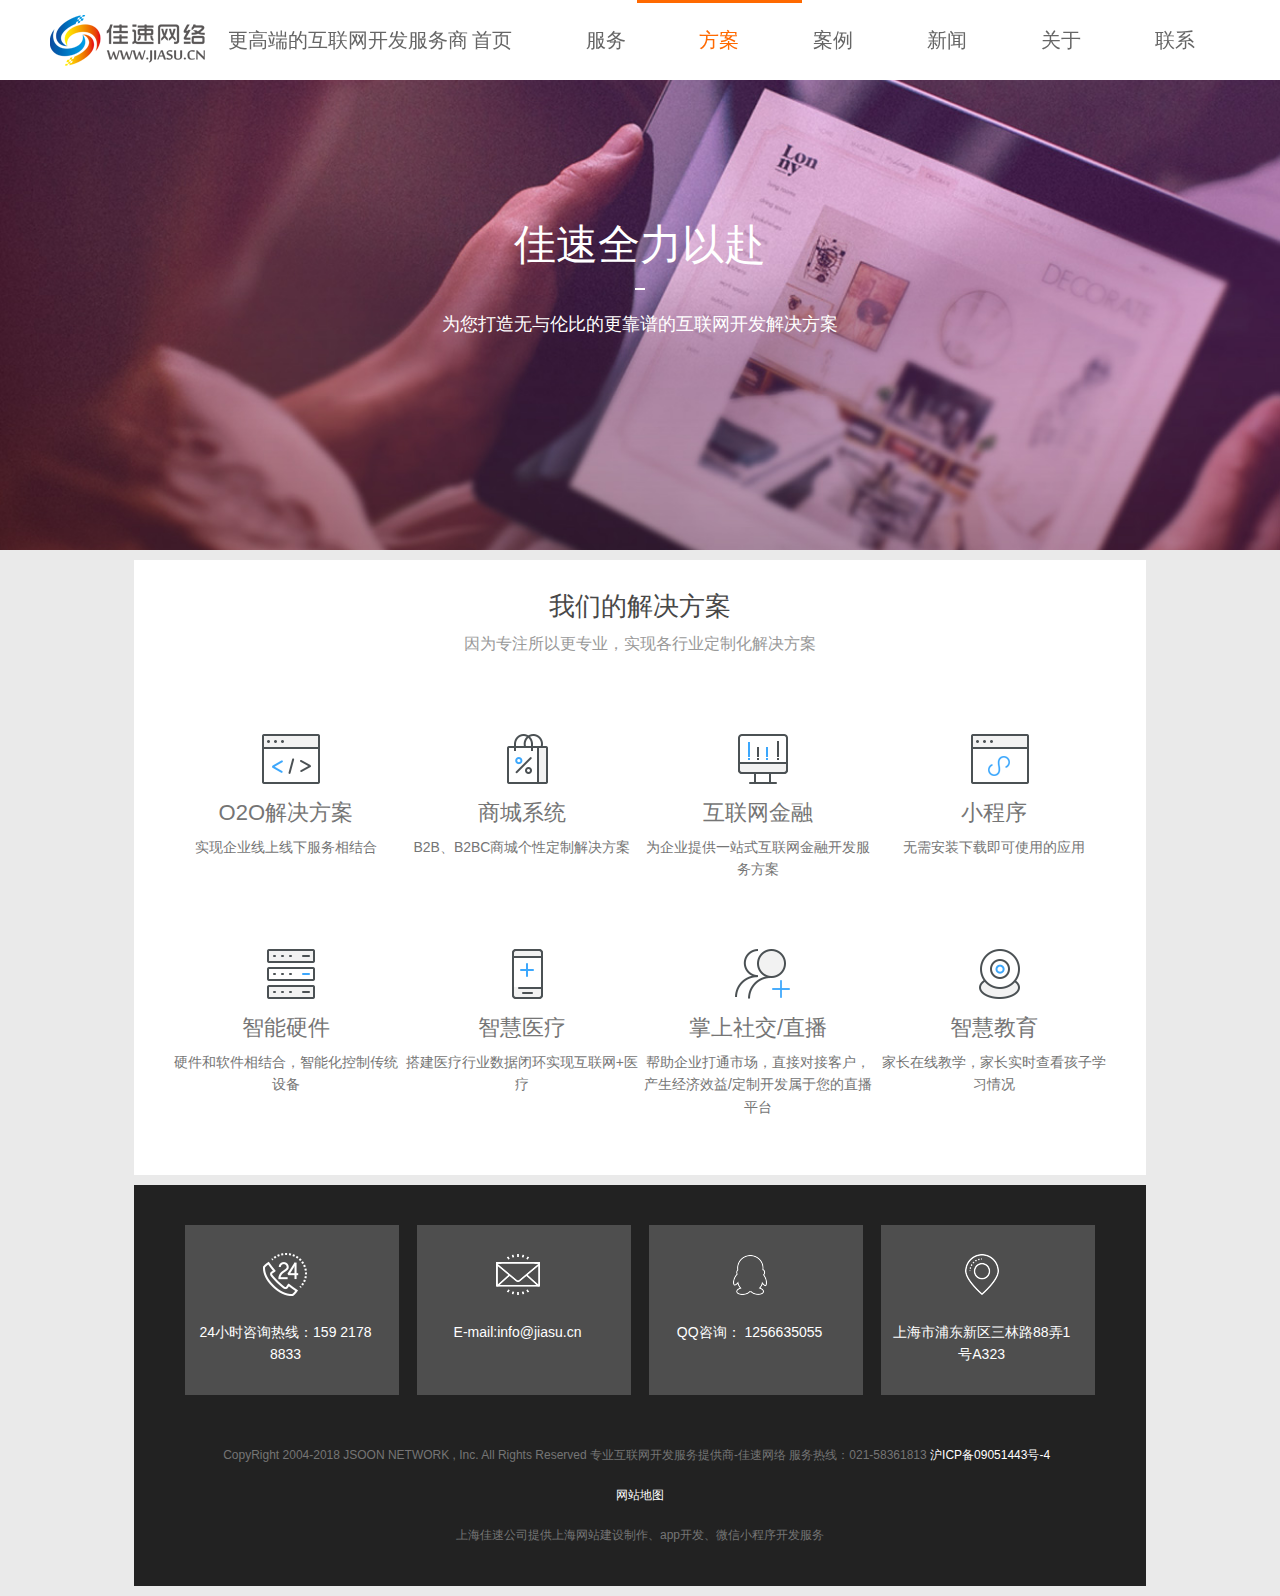
<file: programme.html>
<!DOCTYPE html>
<html lang="en">
<head>
    <meta charset="UTF-8">
    <meta name="viewport" content="width=device-width, initial-scale=1.0">
    <title>方案</title>
    <link rel="stylesheet" href="./css/bootstrap.css">
    <link rel="stylesheet" href="./css/project.css">
</head>
<body>
    <div class="header">
        <div class="logo">
            <a href="#javascript">
                <img src="./img/logo.png" alt="">
            </a>
            <h1>更高端的互联网开发服务商</h1>
        </div>
        <nav class="menu">
            <ul class="list-inline">
                <li class="item1">
                    <div class="before"></div>
                    <a class="a1"  href="#">首页</a>
                    <ul class="subnav"></ul>
                </li>
                <li class="item1">
                    <div class="before"></div>
                    <a class="a1" href="./service.html">服务</a>
                    <ul class="subnav"></ul>
                </li>
                <li class="item1">
                    <div class="before"style="transform: scale(1,1);"></div>
                    <a class="a1" href="#javascript"style="color: #ff6900;">方案</a>
                    <ul class="subnav">
                        <li class="subnav-list">
                             <a href="#" title="020解决方案">020解决方案
                                <i class="subnav-right">></i>
                            </a> 
                        </li>
                        <li class="subnav-list">
                            <a href="#" title="020解决方案">商城系统
                               <i class="subnav-right">></i>
                           </a> 
                       </li>
                       <li class="subnav-list">
                             <a href="#" title="020解决方案">互联网金融
                                <i class="subnav-right">></i>
                            </a> 
                        </li>
                        <li class="subnav-list">
                            <a href="#" title="020解决方案">小程序
                               <i class="subnav-right">></i>
                           </a> 
                       </li>
                       <li class="subnav-list">
                             <a href="#" title="020解决方案">智能硬件
                                <i class="subnav-right">></i>
                            </a> 
                        </li>
                        <li class="subnav-list">
                            <a href="#" title="020解决方案">020解决方案
                               <i class="subnav-right">></i>
                           </a> 
                       </li>
                       <li class="subnav-list">
                             <a href="#" title="020解决方案">智能医疗
                                <i class="subnav-right">></i>
                            </a> 
                        </li>
                        <li class="subnav-list">
                            <a href="#" title="020解决方案">掌上社交/直播
                               <i class="subnav-right">></i>
                           </a> 
                       </li>
                       <li class="subnav-list">
                        <a href="#" title="020解决方案">智慧教育    
                           <i class="subnav-right">></i>
                       </a> 
                       </li>
                    </ul>
                </li>
                <li class="item1">
                    <div class="before" ></div>
                    <a class="a1"  href="./example.html" >案例</a>
                    <ul class="subnav">
                        <li class="subnav-list">
                            <a href="#" title="020解决方案">品牌网站
                               <i class="subnav-right">></i>
                           </a> 
                       </li>
                       <li class="subnav-list">
                        <a href="#" title="020解决方案">APP开发
                           <i class="subnav-right">></i>
                       </a> 
                       </li>
                       <li class="subnav-list">
                        <a href="#" title="020解决方案">微信小程序开发
                           <i class="subnav-right">></i>
                       </a> 
                       </li>
                       <li class="subnav-list">
                        <a href="#" title="020解决方案">电商网站
                           <i class="subnav-right">></i>
                       </a> 
                       </li>
                       <li class="subnav-list">
                        <a href="#" title="020解决方案">门户网站
                           <i class="subnav-right">></i>
                       </a> 
                       </li>
                       <li class="subnav-list">
                        <a href="#" title="020解决方案">知名客户
                           <i class="subnav-right">></i>
                       </a> 
                       </li>
                       <li class="subnav-list">
                            <a href="#" title="020解决方案">客户评价
                               <i class="subnav-right">></i>
                            </a> 
                       </li>
                    </ul>
                </li>
                <li class="item1">
                    <div class="before"></div>
                    <a class="a1" href="./news.html">新闻</a>
                    <ul class="subnav">
                        <li class="subnav-list">
                            <a href="#" title="020解决方案">喜讯
                               <i class="subnav-right">></i>
                            </a> 
                       </li>
                       <li class="subnav-list">
                        <a href="#" title="020解决方案">活动
                           <i class="subnav-right">></i>
                        </a> 
                       </li>
                       <li class="subnav-list">
                        <a href="#" title="020解决方案">智库
                           <i class="subnav-right">></i>
                        </a> 
                       </li>   
                    </ul>
                </li>
                <li class="item1">
                    <div class="before"></div>
                    <a class="a1" href="#">关于</a>
                    <ul class="subnav">
                        <li class="subnav-list">
                            <a href="#" title="020解决方案">佳速简介
                               <i class="subnav-right">></i>
                            </a> 
                       </li>
                       <li class="subnav-list">
                        <a href="#" title="020解决方案">佳速荣誉
                           <i class="subnav-right">></i>
                        </a> 
                       </li>
                       <li class="subnav-list">
                        <a href="#" title="020解决方案">人才招聘
                           <i class="subnav-right">></i>
                        </a> 
                       </li>
                    </ul>
                </li>
                <li class="item1">
                    <div class="before"></div>
                    <a class="a1" href="#">联系</a>
                    <ul class="subnav">
                        <li class="subnav-list">
                            <a href="#" title="020解决方案">联系方式
                               <i class="subnav-right">></i>
                            </a> 
                       </li>
                       <li class="subnav-list">
                        <a href="#" title="020解决方案">汇款方式
                           <i class="subnav-right">></i>
                        </a> 
                   </li>
                    </ul>
                </li>
            </ul>
        </nav>
    </div>
    <div class="fubanner">
        <div class="casebanner">
            <h2>佳速全力以赴</h2>
            <span></span>
            <p>为您打造无与伦比的更靠谱的互联网开发解决方案</p>
        </div>
    </div>
    <div class="con">
        <div class="casecon">
            <div class="con-title">
                <h1>我们的解决方案</h1>
                <div class="con-h">
                    因为专注所以更专业，实现各行业定制化解决方案
                </div>
            </div>
            <div class="sear">
                <ul>
                    <li class="title">
                        <a href="#">
                            <div class="iconimg">
                                <img src="./img/p1.png" alt="">
                            </div>
                            <h2>O2O解决方案</h2>
                            <p>实现企业线上线下服务相结合</p>
                        </a>
                    </li>
                    
                    <li class="title">
                        <a href="#">
                            <div class="iconimg">
                                <img src="./img/p2.png" alt="">
                            </div>
                            <h2>商城系统</h2>
                            <p>B2B、B2BC商城个性定制解决方案</p>
                        </a>
                    </li>
                    <li class="title">
                        <a href="#">
                            <div class="iconimg">
                                <img src="./img/p3.png" alt="">
                            </div>
                            <h2>互联网金融</h2>
                            <p>为企业提供一站式互联网金融开发服务方案</p>
                        </a>
                    </li>
                    <li class="title">
                        <a href="#">
                            <div class="iconimg">
                                <img src="./img/p4.png" alt="">
                            </div>
                            <h2>小程序</h2>
                            <p>无需安装下载即可使用的应用</p>
                        </a>
                    </li>
                    <li class="title">
                        <a href="#">
                            <div class="iconimg">
                                <img src="./img/p5.png" alt="">
                            </div>
                            <h2>智能硬件</h2>
                            <p>硬件和软件相结合，智能化控制传统设备</p>
                        </a>
                    </li>
                    <li class="title">
                        <a href="#">
                            <div class="iconimg">
                                <img src="./img/p6.png" alt="">
                            </div>
                            <h2>智慧医疗</h2>
                            <p>搭建医疗行业数据闭环实现互联网+医疗</p>
                        </a>
                    </li>
                    <li class="title">
                        <a href="#">
                            <div class="iconimg">
                                <img src="./img/p7.png" alt="">
                            </div>
                            <h2>掌上社交/直播</h2>
                            <p>帮助企业打通市场，直接对接客户，产生经济效益/定制开发属于您的直播平台</p>
                        </a>
                    </li>
                    <li class="title">
                        <a href="#">
                            <div class="iconimg">
                                <img src="./img/p8.png" alt="">
                            </div>
                            <h2>智慧教育</h2>
                            <p>家长在线教学，家长实时查看孩子学习情况</p>
                        </a>
                    </li>
                    <div class="clear"></div>
                </ul>
            </div>
        </div>
    </div>
    <div class="foot con">
        <div class="foot-gy">
            <ul>
                <li>
                    <a href="#">
                        <img src="./img/1.png" alt="">
                        24小时咨询热线：159 2178 8833
                    </a>
                </li>
                <li>
                    <a href="#">
                        <img src="./img/2.png" alt="">
                        E-mail:info@jiasu.cn
                    </a>
                </li>
                <li>
                    <a href="#">
                        <img src="./img/3.png" alt="">
                        QQ咨询： 1256635055
                    </a>
                </li>
                <li>
                    <a href="#">
                        <img src="./img/4.png" alt="">
                        上海市浦东新区三林路88弄1号A323
                    </a>
                </li>
                <div class="clear"></div>
            </ul>
        </div> 
        <div class="foot-bot">
            <div class="foot-botcon">
                <p>
                    CopyRight 2004-2018 JSOON NETWORK , Inc. All Rights Reserved 专业互联网开发服务提供商-佳速网络   服务热线：021-58361813   
                    <a href="#">沪ICP备09051443号-4</a>&nbsp;&nbsp;
                    <a href="#">网站地图</a>
                    <br>
                上海佳速公司提供上海网站建设制作、app开发、微信小程序开发服务
                </p>
            </div>
        </div>
    </div>
    <script src="./project.js"></script>
    <script>
        var menuList=document.querySelectorAll(".item1");
var menuA=document.querySelectorAll(".a1");
var menuTop=document.querySelectorAll(".before");
var subNav=document.querySelectorAll(".subnav");
for(let i=0;i<menuList.length;i++){
    menuList[i].onmouseover=function(){
for(var j=0;j<menuList.length;j++){
    menuA[j].style.color="#666";
    menuA[j].style.textDecoration="none";
    menuTop[j].style.transform="scale(0,0)";
    menuTop[2].style.transform="scale(1,1)";
    menuA[2].style.color="#ff6900";
    subNav[j].style.opacity=0;
    subNav[j].style.visibility="hidden";
}
subNav[i].style. visibility=" visible";
subNav[i].style.opacity=1;
subNav[i].style.top="80px";
menuA[i].style.color="#ff6900";
menuTop[i].style.width="150%";
menuTop[i].style.transform="scale(1,1)";

}
menuList[i].onmouseout=function(){
menuA[i].style.color="#666";
menuA[2].style.color="#ff6900"
menuTop[i].style.transform="scale(0,0)";
menuTop[2].style.transform="scale(1,1)";
subNav[i].style.opacity=0;
subNav[i].style.top="100px";
subNav[i].style. visibility="hidden";

}
}
</script>
</body>
</html>
</file>
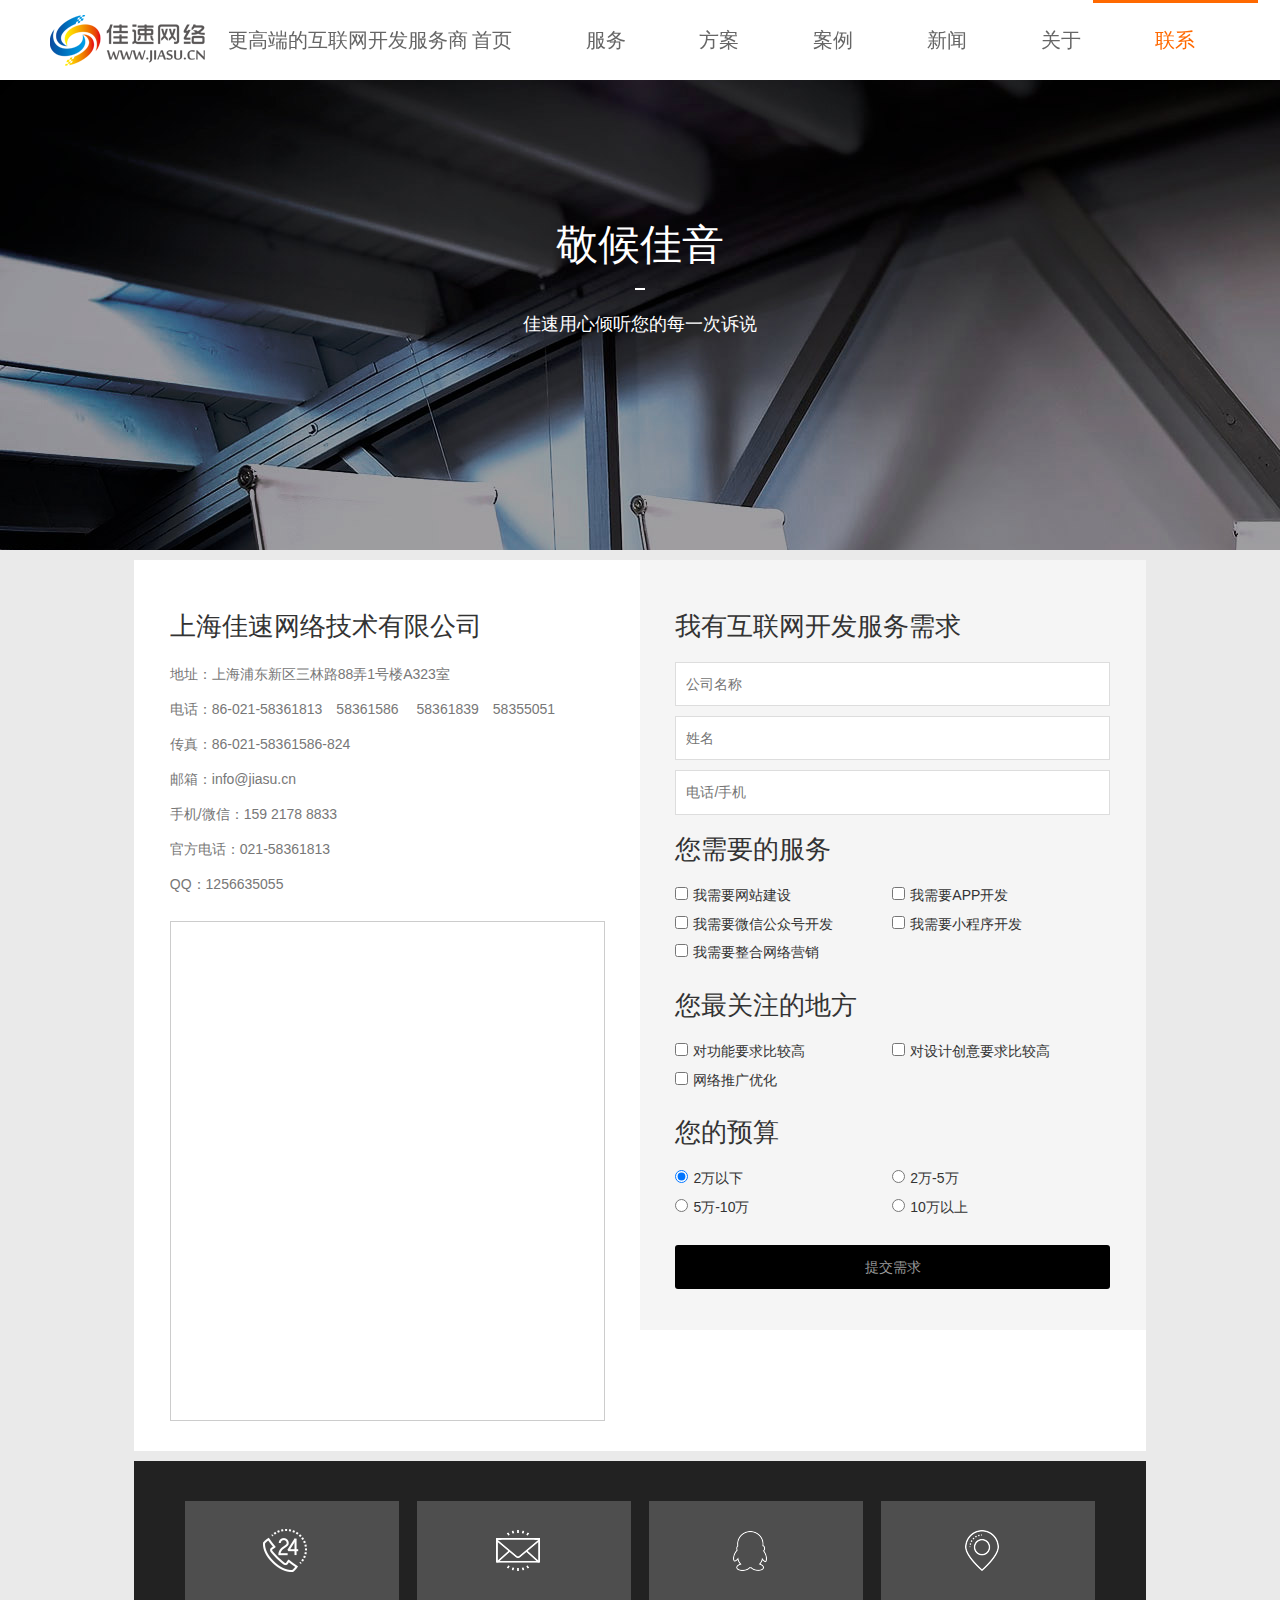
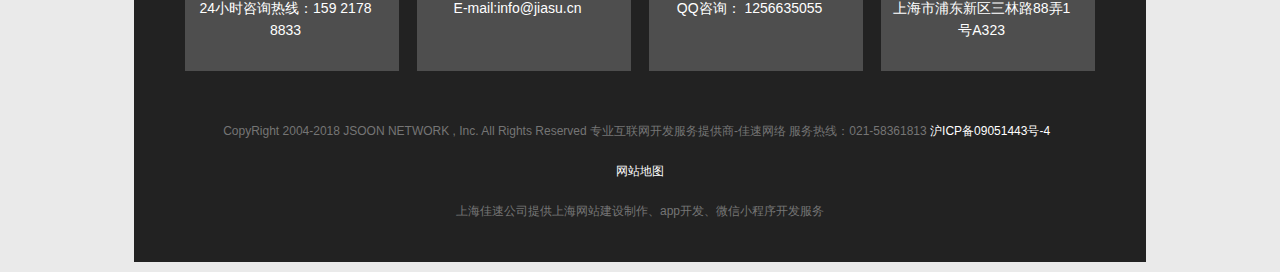
<file: relate.html>
<!DOCTYPE html>
<html lang="en">
<head>
    <meta charset="UTF-8">
    <meta name="viewport" content="width=device-width, initial-scale=1.0">
    <title>联系</title>
    <link rel="stylesheet" href="./css/bootstrap.css">
    <link rel="stylesheet" href="./css/project.css">
</head>
<body>
    <div class="header">
        <div class="logo">
            <a href="#javascript">
                <img src="./img/logo.png" alt="">
            </a>
            <h1>更高端的互联网开发服务商</h1>
        </div>
        <nav class="menu">
            <ul class="list-inline">
                <li class="item1">
                    <div class="before"></div>
                    <a class="a1"  href="index.html">首页</a>
                    <ul class="subnav"></ul>
                </li>
                <li class="item1">
                    <div class="before"></div>
                    <a class="a1" href="./service.html">服务</a>
                    <ul class="subnav"></ul>
                </li>
                <li class="item1">
                    <div class="before"></div>
                    <a class="a1" href="./programme.html">方案</a>
                    <ul class="subnav">
                        <li class="subnav-list">
                             <a href="#" title="020解决方案">020解决方案
                                <i class="subnav-right">></i>
                            </a> 
                        </li>
                        <li class="subnav-list">
                            <a href="#" title="020解决方案">商城系统
                               <i class="subnav-right">></i>
                           </a> 
                       </li>
                       <li class="subnav-list">
                             <a href="#" title="020解决方案">互联网金融
                                <i class="subnav-right">></i>
                            </a> 
                        </li>
                        <li class="subnav-list">
                            <a href="#" title="020解决方案">小程序
                               <i class="subnav-right">></i>
                           </a> 
                       </li>
                       <li class="subnav-list">
                             <a href="#" title="020解决方案">智能硬件
                                <i class="subnav-right">></i>
                            </a> 
                        </li>
                        <li class="subnav-list">
                            <a href="#" title="020解决方案">020解决方案
                               <i class="subnav-right">></i>
                           </a> 
                       </li>
                       <li class="subnav-list">
                             <a href="#" title="020解决方案">智能医疗
                                <i class="subnav-right">></i>
                            </a> 
                        </li>
                        <li class="subnav-list">
                            <a href="#" title="020解决方案">掌上社交/直播
                               <i class="subnav-right">></i>
                           </a> 
                       </li>
                       <li class="subnav-list">
                        <a href="#" title="020解决方案">智慧教育    
                           <i class="subnav-right">></i>
                       </a> 
                       </li>
                    </ul>
                </li>
                <li class="item1">
                    <div class="before" ></div>
                    <a class="a1"  href="./example.html" >案例</a>
                    <ul class="subnav">
                        <li class="subnav-list">
                            <a href="#" title="020解决方案">品牌网站
                               <i class="subnav-right">></i>
                           </a> 
                       </li>
                       <li class="subnav-list">
                        <a href="#" title="020解决方案">APP开发
                           <i class="subnav-right">></i>
                       </a> 
                       </li>
                       <li class="subnav-list">
                        <a href="#" title="020解决方案">微信小程序开发
                           <i class="subnav-right">></i>
                       </a> 
                       </li>
                       <li class="subnav-list">
                        <a href="#" title="020解决方案">电商网站
                           <i class="subnav-right">></i>
                       </a> 
                       </li>
                       <li class="subnav-list">
                        <a href="#" title="020解决方案">门户网站
                           <i class="subnav-right">></i>
                       </a> 
                       </li>
                       <li class="subnav-list">
                        <a href="#" title="020解决方案">知名客户
                           <i class="subnav-right">></i>
                       </a> 
                       </li>
                       <li class="subnav-list">
                            <a href="#" title="020解决方案">客户评价
                               <i class="subnav-right">></i>
                            </a> 
                       </li>
                    </ul>
                </li>
                <li class="item1">
                    <div class="before" ></div>
                    <a class="a1" href="./news.html" >新闻</a>
                    <ul class="subnav">
                        <li class="subnav-list">
                            <a href="#" title="020解决方案">喜讯
                               <i class="subnav-right">></i>
                            </a> 
                       </li>
                       <li class="subnav-list">
                        <a href="#" title="020解决方案">活动
                           <i class="subnav-right">></i>
                        </a> 
                       </li>
                       <li class="subnav-list">
                        <a href="#" title="020解决方案">智库
                           <i class="subnav-right">></i>
                        </a> 
                       </li>   
                    </ul>
                </li>
                <li class="item1">
                    <div class="before"  ></div>
                    <a class="a1" href="./about.html" >关于</a>
                    <ul class="subnav">
                        <li class="subnav-list">
                            <a href="#" title="020解决方案">佳速简介
                               <i class="subnav-right">></i>
                            </a> 
                       </li>
                       <li class="subnav-list">
                        <a href="#" title="020解决方案">佳速荣誉
                           <i class="subnav-right">></i>
                        </a> 
                       </li>
                       <li class="subnav-list">
                        <a href="#" title="020解决方案">人才招聘
                           <i class="subnav-right">></i>
                        </a> 
                       </li>
                    </ul>
                </li>
                <li class="item1">
                    <div class="before" style="transform: scale(1,1);"></div>
                    <a class="a1" href="relate.html" style="color: #ff6900;">联系</a>
                    <ul class="subnav">
                        <li class="subnav-list">
                            <a href="#" title="020解决方案">联系方式
                               <i class="subnav-right">></i>
                            </a> 
                       </li>
                       <li class="subnav-list">
                        <a href="#" title="020解决方案">汇款方式
                           <i class="subnav-right">></i>
                        </a> 
                   </li>
                    </ul>
                </li>
            </ul>
        </nav>
    </div>
    <div class="fubanner">
        <div class="casebanner casebanner4">
            <h2>敬候佳音</h2>
            <span></span>
            <p>佳速用心倾听您的每一次诉说</p>
        </div>
    </div>
    <div class="con">
        <div class="left">
            <h1 class="s26">上海佳速网络技术有限公司</h1>
            <p>地址：上海浦东新区三林路88弄1号楼A323室</p>
            <p>电话：86-021-58361813　58361586 　58361839　58355051</p>
            <p>传真：86-021-58361586-824</p>
            <p>邮箱：info@jiasu.cn</p>
            <p>手机/微信：159 2178 8833</p>
            <p>官方电话：021-58361813</p>
            <p>QQ：1256635055</p>
            <div style="width: 100%;height: 500px;border: 1px solid rgb(204, 204, 204);margin-top: 25px; overflow: hidden;position: relative;z-index: 0;color: rgb(0, 0, 0);text-align: left;"></div>

        </div>
        <div class="right">
            <div class="Cooperationright">
                <h1 class="s26">我有互联网开发服务需求</h1>
                <ul>
                    <li>
                        <label class="clearfix">
                            <input type="text" placeholder="公司名称">
                        </label>
                    </li>
                    <li>
                        <label class="clearfix">
                            <input type="text" placeholder="姓名">
                        </label>
                    </li>
                    <li>
                        <label class="clearfix">
                            <input type="text" placeholder="电话/手机">
                        </label>
                    </li>
                </ul>
                <h4 class="s26">您需要的服务</h4>
                <dl>
                    <dd>
                        <label class="ib">
                            <input type="checkbox" value="我需要网站建设" name="myS">我需要网站建设
                        </label>
                        <label class="ib">
                            <input type="checkbox" value="我需要APP开发" name="myS">我需要APP开发
                        </label>
                        <label class="ib">
                            <input type="checkbox" value="我需要微信公众号开发" name="myS">我需要微信公众号开发
                        </label>
                        <label class="ib">
                            <input type="checkbox" value="我需要小程序开发" name="myS">我需要小程序开发
                        </label>
                        <label class="ib">
                            <input type="checkbox" value="我需要整合网络营销" name="myS">我需要整合网络营销
                        </label>
                    </dd>
                </dl>
                <h4 class="s26">您最关注的地方</h4>
                <dl>
                    <dd>
                        <label class="ib">
                            <input type="checkbox" value="对功能要求比较高" name="myS">对功能要求比较高
                        </label>
                        <label class="ib">
                            <input type="checkbox" value="对设计创意要求比较高" name="myS">对设计创意要求比较高
                        </label>
                        <label class="ib">
                            <input type="checkbox" value="网络推广/优化" name="myS">网络推广优化
                        </label>
                    </dd>
                </dl>
                <h4 class="s26">您的预算</h4>
                <dl>
                    <dd>
                        <label class="ib">
                            <input type="radio" value="网络推广/优化" name="myY" checked="checked">2万以下
                        </label>
                        <label class="ib">
                            <input type="radio" value="网络推广/优化" name="myY" >2万-5万
                        </label>
                        <label class="ib">
                            <input type="radio" value="网络推广/优化" name="myY">5万-10万
                        </label>
                        <label class="ib">
                            <input type="radio" value="网络推广/优化" name="myY">10万以上
                        </label>
                    </dd>
                </dl>
                <p>
                    <input type="submit" class="tab-btn" value="提交需求">
                </p>
            </div>
        </div>
        <div class="clear"></div>
    </div> 
    <div class="foot con">
        <div class="foot-gy">
            <ul>
                <li>
                    <a href="#">
                        <img src="./img/1.png" alt="">
                        24小时咨询热线：159 2178 8833
                    </a>
                </li>
                <li>
                    <a href="#">
                        <img src="./img/2.png" alt="">
                        E-mail:info@jiasu.cn
                    </a>
                </li>
                <li>
                    <a href="#">
                        <img src="./img/3.png" alt="">
                        QQ咨询： 1256635055
                    </a>
                </li>
                <li>
                    <a href="#">
                        <img src="./img/4.png" alt="">
                        上海市浦东新区三林路88弄1号A323
                    </a>
                </li>
                <div class="clear"></div>
            </ul>
        </div> 
        <div class="foot-bot">
            <div class="foot-botcon">
                <p>
                    CopyRight 2004-2018 JSOON NETWORK , Inc. All Rights Reserved 专业互联网开发服务提供商-佳速网络   服务热线：021-58361813   
                    <a href="#">沪ICP备09051443号-4</a>&nbsp;&nbsp;
                    <a href="#">网站地图</a>
                    <br>
                上海佳速公司提供上海网站建设制作、app开发、微信小程序开发服务
                </p>
            </div>
        </div>
    </div>
    <script src="./project.js"></script>
    <script>
        var menuList=document.querySelectorAll(".item1");
var menuA=document.querySelectorAll(".a1");
var menuTop=document.querySelectorAll(".before");
var subNav=document.querySelectorAll(".subnav");
for(let i=0;i<menuList.length;i++){
    menuList[i].onmouseover=function(){
for(var j=0;j<menuList.length;j++){
    menuA[j].style.color="#666";
    menuA[j].style.textDecoration="none";
    menuTop[j].style.transform="scale(0,0)";
    menuTop[6].style.transform="scale(1,1)";
    menuA[6].style.color="#ff6900";
    subNav[j].style.opacity=0;
    subNav[j].style.visibility="hidden";
}
subNav[i].style. visibility=" visible";
subNav[i].style.opacity=1;
subNav[i].style.top="80px";
menuA[i].style.color="#ff6900";
menuTop[i].style.width="150%";
menuTop[i].style.transform="scale(1,1)";

}
menuList[i].onmouseout=function(){
menuA[i].style.color="#666";
menuA[6].style.color="#ff6900"
menuTop[i].style.transform="scale(0,0)";
menuTop[6].style.transform="scale(1,1)";
subNav[i].style.opacity=0;
subNav[i].style.top="100px";
subNav[i].style. visibility="hidden";

}
}
</script>
</body>
</html>
</file>
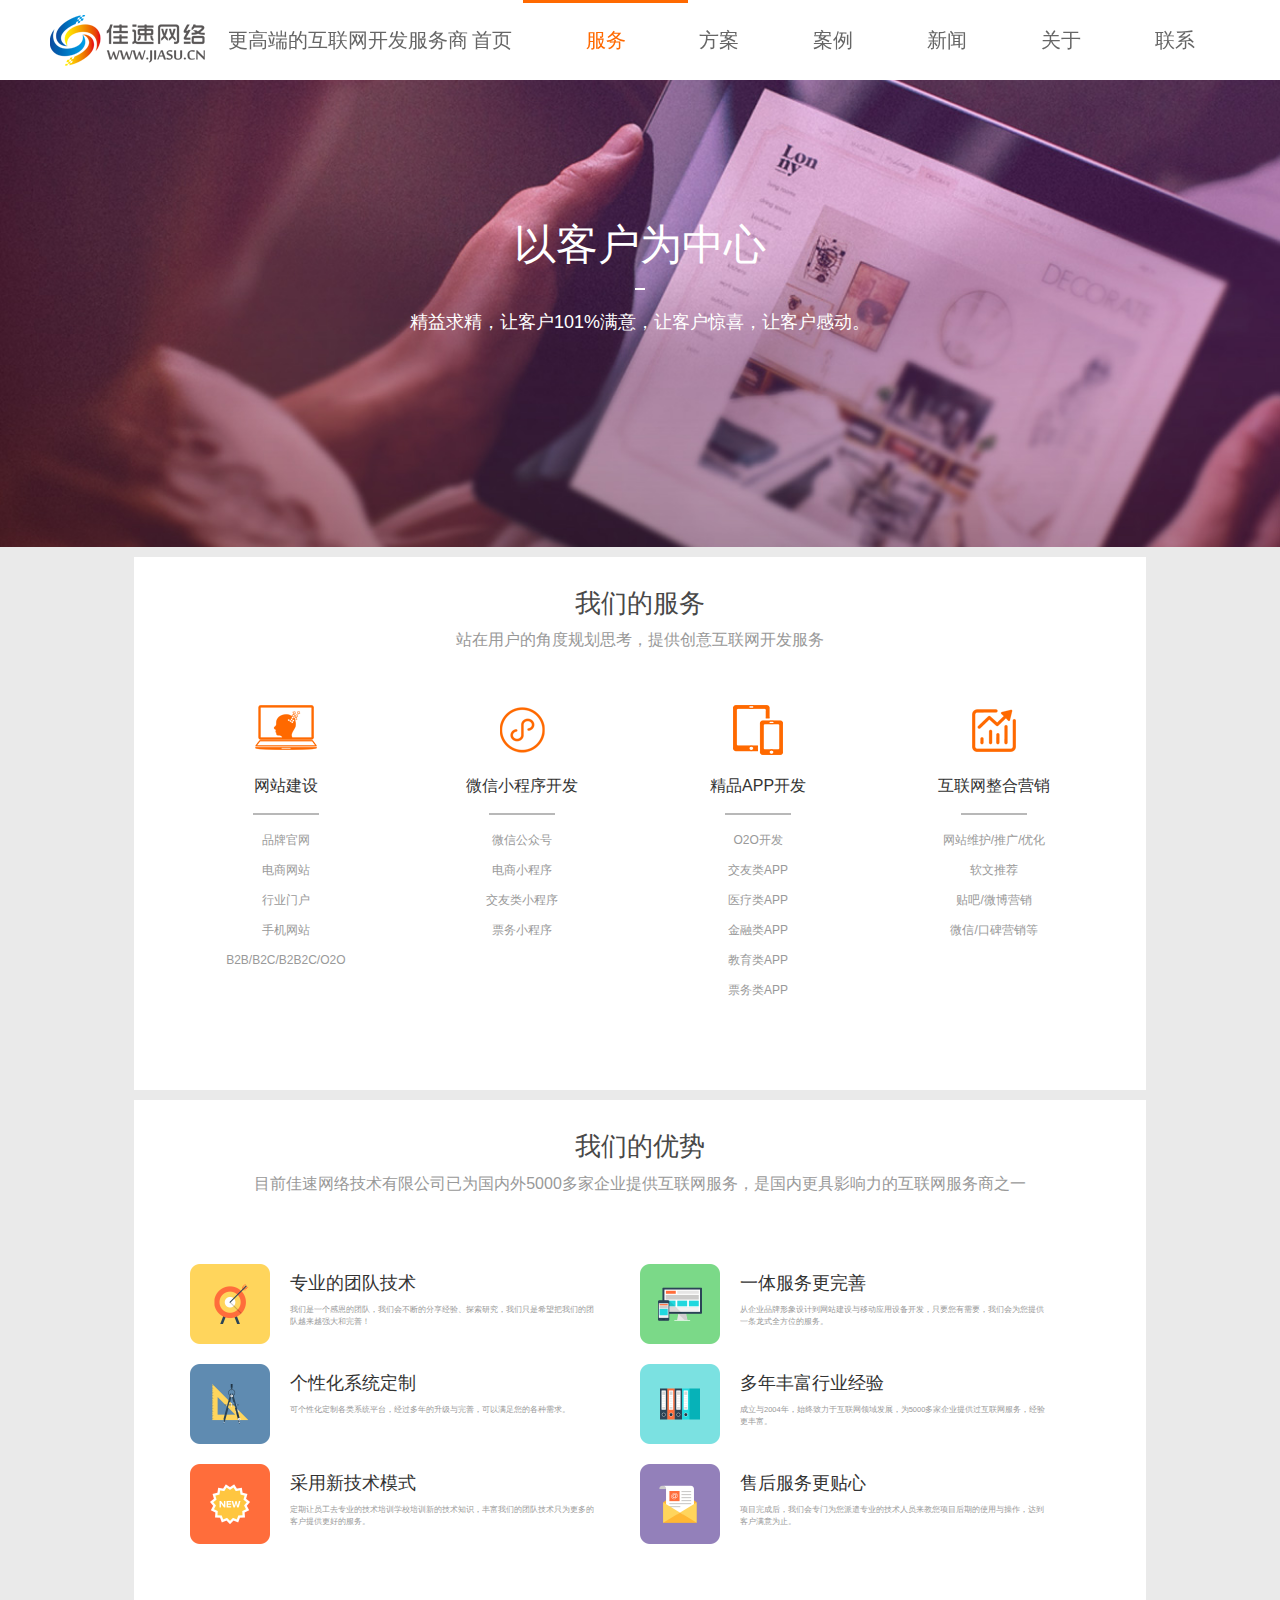
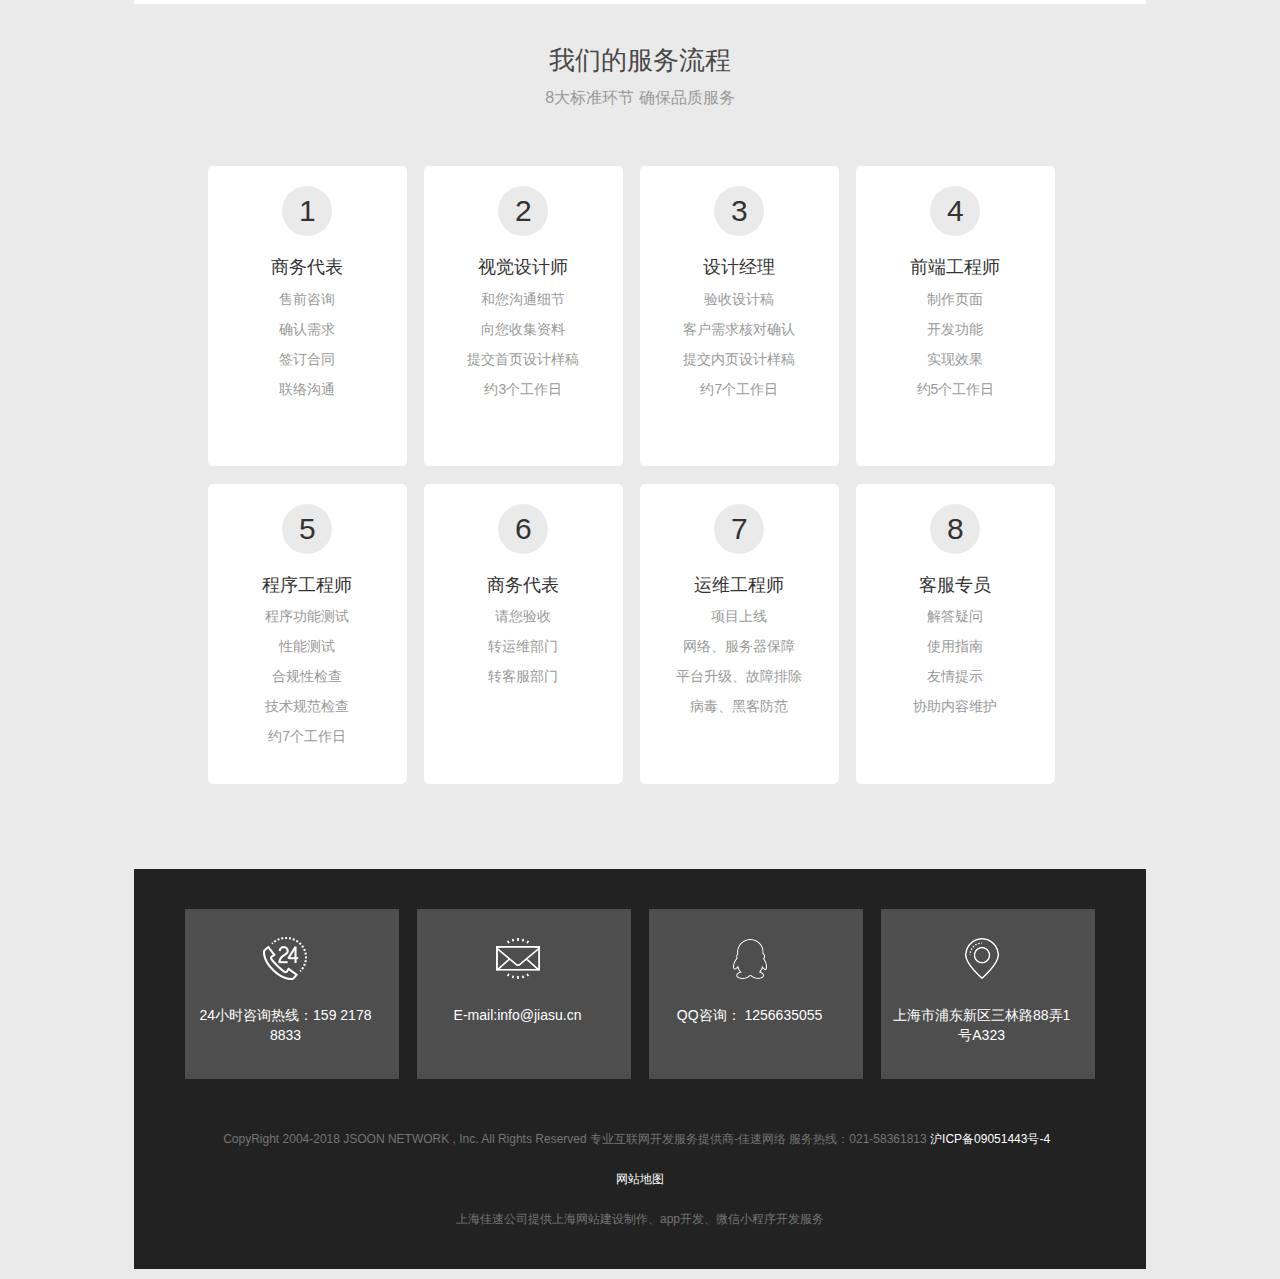
<file: service.html>
<!DOCTYPE html>
<html lang="en">
<head>
    <meta charset="UTF-8">
    <meta name="viewport" content="width=device-width, initial-scale=1.0">
    <title>服务</title>
    <link rel="stylesheet" href="./css/project.css">
    <link rel="stylesheet" href="./css/bootstrap.css">
    
</head>
<body>
    <div class="header">
        <div class="logo">
            <a href="#javascript">
                <img src="./img/logo.png" alt="">
            </a>
            <h1>更高端的互联网开发服务商</h1>
        </div>
        <nav class="menu">
            <ul class="list-inline">
                <li class="item1">
                    <div class="before"></div>
                    <a class="a1"  href="index.html">首页</a>
                    <ul class="subnav"></ul>
                </li>
                <li class="item1">
                    <div class="before" style="transform: scale(1,1);"></div>
                    <a class="a1" href="./service.html" style="color: #ff6900;">服务</a>
                    <ul class="subnav"></ul>
                </li>
                <li class="item1">
                    <div class="before"></div>
                    <a class="a1" href="./programme.html">方案</a>
                    <ul class="subnav">
                        <li class="subnav-list">
                             <a href="#" title="020解决方案">020解决方案
                                <i class="subnav-right">></i>
                            </a> 
                        </li>
                        <li class="subnav-list">
                            <a href="#" title="020解决方案">商城系统
                               <i class="subnav-right">></i>
                           </a> 
                       </li>
                       <li class="subnav-list">
                             <a href="#" title="020解决方案">互联网金融
                                <i class="subnav-right">></i>
                            </a> 
                        </li>
                        <li class="subnav-list">
                            <a href="#" title="020解决方案">小程序
                               <i class="subnav-right">></i>
                           </a> 
                       </li>
                       <li class="subnav-list">
                             <a href="#" title="020解决方案">智能硬件
                                <i class="subnav-right">></i>
                            </a> 
                        </li>
                        <li class="subnav-list">
                            <a href="#" title="020解决方案">020解决方案
                               <i class="subnav-right">></i>
                           </a> 
                       </li>
                       <li class="subnav-list">
                             <a href="#" title="020解决方案">智能医疗
                                <i class="subnav-right">></i>
                            </a> 
                        </li>
                        <li class="subnav-list">
                            <a href="#" title="020解决方案">掌上社交/直播
                               <i class="subnav-right">></i>
                           </a> 
                       </li>
                       <li class="subnav-list">
                        <a href="#" title="020解决方案">智慧教育    
                           <i class="subnav-right">></i>
                       </a> 
                       </li>
                    </ul>
                </li>
                <li class="item1">
                    <div class="before" ></div>
                    <a class="a1"  href="./example.html" >案例</a>
                    <ul class="subnav">
                        <li class="subnav-list">
                            <a href="#" title="020解决方案">品牌网站
                               <i class="subnav-right">></i>
                           </a> 
                       </li>
                       <li class="subnav-list">
                        <a href="#" title="020解决方案">APP开发
                           <i class="subnav-right">></i>
                       </a> 
                       </li>
                       <li class="subnav-list">
                        <a href="#" title="020解决方案">微信小程序开发
                           <i class="subnav-right">></i>
                       </a> 
                       </li>
                       <li class="subnav-list">
                        <a href="#" title="020解决方案">电商网站
                           <i class="subnav-right">></i>
                       </a> 
                       </li>
                       <li class="subnav-list">
                        <a href="#" title="020解决方案">门户网站
                           <i class="subnav-right">></i>
                       </a> 
                       </li>
                       <li class="subnav-list">
                        <a href="#" title="020解决方案">知名客户
                           <i class="subnav-right">></i>
                       </a> 
                       </li>
                       <li class="subnav-list">
                            <a href="#" title="020解决方案">客户评价
                               <i class="subnav-right">></i>
                            </a> 
                       </li>
                    </ul>
                </li>
                <li class="item1">
                    <div class="before"></div>
                    <a class="a1" href="./news.html">新闻</a>
                    <ul class="subnav">
                        <li class="subnav-list">
                            <a href="#" title="020解决方案">喜讯
                               <i class="subnav-right">></i>
                            </a> 
                       </li>
                       <li class="subnav-list">
                        <a href="#" title="020解决方案">活动
                           <i class="subnav-right">></i>
                        </a> 
                       </li>
                       <li class="subnav-list">
                        <a href="#" title="020解决方案">智库
                           <i class="subnav-right">></i>
                        </a> 
                       </li>   
                    </ul>
                </li>
                <li class="item1">
                    <div class="before"></div>
                    <a class="a1" href="#">关于</a>
                    <ul class="subnav">
                        <li class="subnav-list">
                            <a href="#" title="020解决方案">佳速简介
                               <i class="subnav-right">></i>
                            </a> 
                       </li>
                       <li class="subnav-list">
                        <a href="#" title="020解决方案">佳速荣誉
                           <i class="subnav-right">></i>
                        </a> 
                       </li>
                       <li class="subnav-list">
                        <a href="#" title="020解决方案">人才招聘
                           <i class="subnav-right">></i>
                        </a> 
                       </li>
                    </ul>
                </li>
                <li class="item1">
                    <div class="before"></div>
                    <a class="a1" href="#">联系</a>
                    <ul class="subnav">
                        <li class="subnav-list">
                            <a href="#" title="020解决方案">联系方式
                               <i class="subnav-right">></i>
                            </a> 
                       </li>
                       <li class="subnav-list">
                        <a href="#" title="020解决方案">汇款方式
                           <i class="subnav-right">></i>
                        </a> 
                   </li>
                    </ul>
                </li>
            </ul>
        </nav>
    </div>
    <div class="fubanner">
        <div class="casebanner">
            <h2>以客户为中心</h2>
            <span></span>
            <p>精益求精，让客户101%满意，让客户惊喜，让客户感动。</p>
        </div>
    </div>
    <div class="con">
        <div class="casecon">
            <div class="con-title">
                <h1>我们的服务</h1>
                <div class="con-h">
                    站在用户的角度规划思考，提供创意互联网开发服务
                </div>
            </div>
            <div class="sear">
                <div class="col-md-3 col-sm-6 col-xs-12 box-list">
                    <div class="box-cont">
                        <div class="box-icon1"></div>
                        <div class="box-t1">网站建设</div>
                        <div class="hr"></div>
                        <div class="t3">
                            <p>
                                <a href="#">品牌官网</a>
                            </p>
                            <p><a href="#">电商网站</a></p>
                            <p><a href="#">行业门户</a></p> 
                            <p><a href="#">手机网站</a></p>  
                            <p><a href="#">B2B/B2C/B2B2C/O2O</a></p>    
                                
                            
                        </div>
                    </div>
                </div>
                <div class="col-md-3 col-sm-6 col-xs-12 box-list">
                    <div class="box-cont">
                        <div class="box-icon2"></div>
                        <div class="box-t1">微信小程序开发</div>
                        <div class="hr"></div>
                        <div class="t3">
                            <p>
                                <a href="#">微信公众号</a>
                            </p>
                            <p><a href="#">电商小程序</a></p>
                            <p><a href="#">交友类小程序</a></p> 
                            <p><a href="#">票务小程序</a></p>  
                            <!-- <p><a href="#">B2B/B2C/B2B2C/O2O</a></p>     -->
                                
                            
                        </div>
                    </div>
                </div>
                <div class="col-md-3 col-sm-6 col-xs-12 box-list">
                    <div class="box-cont">
                        <div class="box-icon3"></div>
                        <div class="box-t1">精品APP开发</div>
                        <div class="hr"></div>
                        <div class="t3">
                            <p>
                                <a href="#">O2O开发</a>
                            </p>
                            <p><a href="#">交友类APP</a></p>
                            <p><a href="#">医疗类APP</a></p> 
                            <p><a href="#">金融类APP</a></p>  
                            <p><a href="#">教育类APP</a></p>    
                            <p><a href="#">票务类APP</a></p>    
                            
                        </div>
                    </div>
                </div>
                <div class="col-md-3 col-sm-6 col-xs-12 box-list">
                    <div class="box-cont">
                        <div class="box-icon4"></div>
                        <div class="box-t1">互联网整合营销</div>
                        <div class="hr"></div>
                        <div class="t3">
                            <p>
                                <a href="#">网站维护/推广/优化</a>
                            </p>
                            <p><a href="#">软文推荐</a></p>
                            <p><a href="#">贴吧/微博营销</a></p> 
                            <p><a href="#">微信/口碑营销等</a></p>  
                            <!-- <p><a href="#">B2B/B2C/B2B2C/O2O</a></p>     -->
                                
                            
                        </div>
                    </div>
                </div>
                <div class="clear"></div>
            </div>
        </div>
    </div>  
    <div class="con">
        <div class="casecon">
            <div class="con-title">
                <h1>我们的优势</h1>
                <div class="con-h">
                    目前佳速网络技术有限公司已为国内外5000多家企业提供互联网服务，是国内更具影响力的互联网服务商之一
                </div>
            </div>
            <div class="seravlist">
                <ul>
                    <li class="serve-item">
                        <span>
                            <img src="./img/seravlist1.png" alt="">
                        </span>
                        <div>
                            <h1>专业的团队技术</h1>
                            <p>我们是一个感恩的团队，我们会不断的分享经验、探索研究，我们只是希望把我们的团队越来越强大和完善！</p>
                        </div>
                    </li>
                    <li class="serve-item">
                        <span>
                            <img src="./img/seravlist2.png" alt="">
                        </span>
                        <div>
                            <h1>一体服务更完善</h1>
                            <p>从企业品牌形象设计到网站建设与移动应用设备开发，只要您有需要，我们会为您提供一条龙式全方位的服务。</p>
                        </div>
                    </li>
                    <li class="serve-item">
                        <span>
                            <img src="./img/seravlist3.png" alt="">
                        </span>
                        <div>
                            <h1>个性化系统定制</h1>
                            <p>可个性化定制各类系统平台，经过多年的升级与完善，可以满足您的各种需求。</p>
                        </div>
                    </li>
                    <li class="serve-item">
                        <span>
                            <img src="./img/seravlist4.png" alt="">
                        </span>
                        <div>
                            <h1>多年丰富行业经验</h1>
                            <p>成立与2004年，始终致力于互联网领域发展，为5000多家企业提供过互联网服务，经验更丰富。</p>
                        </div>
                    </li>
                    <li class="serve-item">
                        <span>
                            <img src="./img/seravlist5.png" alt="">
                        </span>
                        <div>
                            <h1>采用新技术模式</h1>
                            <p>定期让员工去专业的技术培训学校培训新的技术知识，丰富我们的团队技术只为更多的客户提供更好的服务。</p>
                        </div>
                    </li>
                    <li class="serve-item">
                        <span>
                            <img src="./img/seravlist6.png" alt="">
                        </span>
                        <div>
                            <h1>售后服务更贴心</h1>
                            <p>项目完成后，我们会专门为您派遣专业的技术人员来教您项目后期的使用与操作，达到客户满意为止。</p>
                        </div>
                    </li>
                    <div class="clear"></div>
                </ul>
                
            </div>
        </div>
    </div>  
    <div class="con fwlc">
        <div class="casecon con-tit">   
            <div class="con-title">
                <h1>我们的服务流程</h1>
                <div class="con-h">
                    8大标准环节 确保品质服务    
                </div>
            </div>
            <div class="sjlcon">
                <ul>
                    <li class="sjlcon-item">
                        <div class="sj">
                            <h2>1</h2>
                            <h3>商务代表</h3>
                            <p>售前咨询</p>
                            <p>确认需求</p>
                            <p>签订合同</p>
                            <p>联络沟通</p>
                        </div>
                    </li>
                    <li class="sjlcon-item">
                        <div class="sj">
                            <h2>2</h2>
                            <h3>视觉设计师</h3>
                            <p>和您沟通细节</p>
                            <p>向您收集资料</p>
                            <p>提交首页设计样稿</p>
                            <p>约3个工作日</p>
                        </div>
                    </li>
                    <li class="sjlcon-item">
                        <div class="sj">
                            <h2>3</h2>
                            <h3>设计经理</h3>
                            <p>验收设计稿</p>
                            <p>客户需求核对确认</p>
                            <p>提交内页设计样稿</p>
                            <p>约7个工作日</p>
                        </div>
                    </li>
                    <li class="sjlcon-item">
                        <div class="sj">
                            <h2>4</h2>
                            <h3>前端工程师</h3>
                            <p>制作页面</p>
                            <p>开发功能</p>
                            <p>实现效果</p>
                            <p>约5个工作日</p>
                        </div>
                    </li>
                    <li class="sjlcon-item">
                        <div class="sj">
                            <h2>5</h2>
                            <h3>程序工程师</h3>
                            <p>程序功能测试</p>
                            <p>性能测试</p>
                            <p>合规性检查</p>
                            <p>技术规范检查</p>
                            <p>约7个工作日</p>
                        </div>
                    </li>
                    <li class="sjlcon-item">
                        <div class="sj">
                            <h2>6</h2>
                            <h3>商务代表</h3>
                            <p>请您验收</p>
                            <p>转运维部门</p>
                            <p>转客服部门</p>
                            <!-- <p>联络沟通</p> -->
                        </div>
                    </li>
                    <li class="sjlcon-item">
                        <div class="sj">
                            <h2>7</h2>
                            <h3>运维工程师</h3>
                            <p>项目上线</p>
                            <p>网络、服务器保障 </p>
                            <p>平台升级、故障排除</p>
                            <p>病毒、黑客防范</p>
                        </div>
                    </li>
                    <li class="sjlcon-item">
                        <div class="sj">
                            <h2>8</h2>
                            <h3>客服专员</h3>
                            <p>解答疑问</p>
                            <p>使用指南</p>
                            <p>友情提示</p>
                            <p>协助内容维护</p>
                        </div>
                    </li>
                    <div class="clear"></div>
                </ul>
            </div>
        </div>
    </div>  
    <div class="foot con">
        <div class="foot-gy">
            <ul>
                <li>
                    <a href="#">
                        <img src="./img/1.png" alt="">
                        24小时咨询热线：159 2178 8833
                    </a>
                </li>
                <li>
                    <a href="#">
                        <img src="./img/2.png" alt="">
                        E-mail:info@jiasu.cn
                    </a>
                </li>
                <li>
                    <a href="#">
                        <img src="./img/3.png" alt="">
                        QQ咨询： 1256635055
                    </a>
                </li>
                <li>
                    <a href="#">
                        <img src="./img/4.png" alt="">
                        上海市浦东新区三林路88弄1号A323
                    </a>
                </li>
                <div class="clear"></div>
            </ul>
        </div> 
        <div class="foot-bot">
            <div class="foot-botcon">
                <p>
                    CopyRight 2004-2018 JSOON NETWORK , Inc. All Rights Reserved 专业互联网开发服务提供商-佳速网络   服务热线：021-58361813   
                    <a href="#">沪ICP备09051443号-4</a>&nbsp;&nbsp;
                    <a href="#">网站地图</a>
                    <br>
                上海佳速公司提供上海网站建设制作、app开发、微信小程序开发服务
                </p>
            </div>
        </div>
    </div>
    <script src="./project.js"></script>
    <script>
        var menuList=document.querySelectorAll(".item1");
var menuA=document.querySelectorAll(".a1");
var menuTop=document.querySelectorAll(".before");
var subNav=document.querySelectorAll(".subnav");
for(let i=0;i<menuList.length;i++){
    menuList[i].onmouseover=function(){
for(var j=0;j<menuList.length;j++){
    menuA[j].style.color="#666";
    menuA[j].style.textDecoration="none";
    menuTop[j].style.transform="scale(0,0)";
    menuTop[1].style.transform="scale(1,1)";
    menuA[1].style.color="#ff6900";
    subNav[j].style.opacity=0;
    subNav[j].style.visibility="hidden";
}
subNav[i].style. visibility=" visible";
subNav[i].style.opacity=1;
subNav[i].style.top="80px";
menuA[i].style.color="#ff6900";
menuTop[i].style.width="150%";
menuTop[i].style.transform="scale(1,1)";

}
menuList[i].onmouseout=function(){
menuA[i].style.color="#666";
menuA[1].style.color="#ff6900"
menuTop[i].style.transform="scale(0,0)";
menuTop[1].style.transform="scale(1,1)";
subNav[i].style.opacity=0;
subNav[i].style.top="100px";
subNav[i].style. visibility="hidden";

}
}
</script>
</body>
</html>
</file>
<file: css/project.css>
body,ul,li,dd,dl,dt,p,div{
    margin: 0;
    padding: 0;
    border: 0;
    font-size: 100%;
    font: inherit;
    vertical-align: baseline;
    list-style: none;
}
h1,h2,h3,h4,h5,h6{
    font-family: inherit;
    font-weight: 500;
    line-height: 1.1;
}
p{
    color: #757575;
}
a{
    text-decoration: none;
}
body{
    background-color: #eaeaea;
    font-size: 14px;
    line-height: 1.6;
}
h1,h2,h3,h4,h5,h6{
    font-family: inherit;
    font-weight: 500;
    color: inherit;
    line-height: 1.1;
}
.header{
    position: fixed;
    height: 80px;
    color: #666;
    width: 100%;
    background-color: #fff;
    z-index: 999;
    /* box-shadow: 0px 2px 6px rgba(0, 0, 0, 0.1); */
}
.logo{
    position: fixed;
    top: 15px;
    left: 50px;
    width: 420px;
    transition: all .2s ease-in-out 0s;
}
.logo a{
    display: block;
    width: 158px;
    float: left;
}
.logo img{
    display: block;
    max-width: 100%;
    height: auto;
}
.logo h1{
    margin: 0 0 0 20px;
    float: left;
    font-size: 20px;
    line-height: 50px;
}
.menu{
    position: fixed;
    right: 50px;
    line-height: 80px;
    transition: all .2s ease-in-out 0s;
    display: block;
}
.list-inline{
    margin-left: -5px;
}
.item1{
    font-size: 20px;
    transition: all .2s ease-in-out 0s;
    position: relative;
    cursor: pointer;
    display: inline-block;
    padding-left: 5px;
    padding-right: 5px;
}
.before{
    position: absolute;
    content: "";
    width: 150%;
    height: 3px;
    background-color: #ff6900;
    left: -25%;
    transition:all 0.6s cubic-bezier(0.215,0.61,0.355,1) 0s;
    /* display: none; */
    transform-origin: center;
    transform: scale(0.0);
}
.list-inline a{
    color: #666;
    display: block;
    position: relative;
    padding: 0 30px;
    transition: none ease-out .3s;
    transition-property: color,backgroung,text-indent,opacity;
    text-align: center;
    
}
.subnav{
    /* background-color: #ff6900; */
    transition: all 0.3s ease-out 0s;
    position: absolute;
    width: 170px;
    top: 100px;
    left: -40px;
    opacity: 0;
}
.subnav-list{
    border-bottom: #f6f6f6 1px solid;
    height: 40px;
    line-height: 40px;
}
.subnav a{
    background: #fff;
    /* box-shadow: 0 6px 10px rgba(0, 0, 0, 0.1); */
    font-size: 14px;
}
.subnav-list i{
    display: inline-block;
    color: #ff6900;
    transform: scale(0.0);
    transform-origin: left;
    transition: all ease-out .3s;
}
.fubanner{
    margin-bottom: 10px;
   visibility: visible;
}
.casebanner{
    background: url(../img/intro.jpg) no-repeat;
    background-size: cover;
    background-attachment: fixed;
    overflow: hidden;
    position: relative;
    padding: 200px 0;
    text-align: center;
    color: #fff;
}
.casebanner h2{
    font-size: 42px;
    margin-top: 22px;
    margin-bottom: 11px;
}
.casebanner span{
    display: block;
    width: 10px;
    height: 2px;
    background: #FFF;
    margin: 20px auto;
}
.casebanner p{
    color: #fff;
    font-size: 18px;
    margin: 0 0 11px;
}
@media(min-width:1200px){
    .con{
        width: 79%;
        margin: 0 auto;
        background: #fff;
        margin-bottom: 10px;
    }
}
.casecon{
    background: #fff;
    padding-top: 10px;
}
.con-title{

    text-align: center;
    position: relative;
    overflow: hidden;
    width: 100%;
}
@media screen and (min-width:480px){
    .con-title{
        padding: 0 20px;
    }
}
.con-title h1{
    font-size: 26px;
    color: #484848;
    margin-top: 22px;
    margin-bottom: 11px;
}
@media screen and (min-width:320px){
    .con-h{
        line-height: 24px;
    }
}
.con-h{
    color: #999;
    font-size: 16px;
    margin-top: 8px;
    margin-bottom: 8px;

}
.main-wrap{
    width: 93.4%;
    margin: 0 auto;
    position: relative;
}
.main-nav{
    margin-top: 22px;
    font-size: 14px;
    line-height: 34px;
    zoom: 1;
}
.main-nav ul{
    text-align: center;
    color: #999;
    font-size: 16px;
    margin-top: 8px;
    margin-bottom: 8px;
}
.main-nav ul li{
    margin-right: 50px;
    border-bottom: 2px solid #fff;
    display: inline;
    padding-bottom: 10px;
    position: relative;
}
.main-nav li a{
    display: inline-block;
    color: #666;
    position: relative;
}
.border{
    position: absolute;
    left: 0;
    right: 0;
    bottom: 0;
    width: 0;
    height: 2px;
    transition:all 0.6s cubic-bezier(0.215,0.61,0.355,1) 0s;
    transform:scale(0,0);
    transform-origin: left;
    
    /* transform-origin: left; */
}
.list-wrap{
    margin-top: 54px;
    position: relative;
}
.list-wrap ul{
    width: 100%;
    margin-bottom: 11px;
}
.list-wrap  li{
    width: 32.2%;
    margin: 0 1.7% 1.7% 0;
    margin-bottom: 30px;
    float: left;
    position: relative;
}
.list-wrap a{
    display: block;
    width: 100%;
    position: relative;
    overflow: hidden;
    transition: all 0.3s ease 0s;
}
.list-wrap img{
    width: 100%;
    transition: all 1s;
}
.list-wrap p{
    border: solid 1px #fff;
    padding:  5px;
    position: absolute;
    z-index: 1;
    left: 50%;
    top: 0%;
    text-align: center;
    margin-left: -38px;
    color: #fff;
    font-size: 16px;
    opacity: 0;
    transition: all 0.5s ease-out 0s;
}
.cont-box{
    width: 100%;
    padding: 22px 6.5%;
    border: 1px solid #f2f2f2;
}
.cont-box h2{
    font-size: 18px;
    line-height: 30px;
    color: #333;
    margin: 0;
    padding: 0;
}
.cont-box span{
    font-size: 12px;
    line-height: 24px;
    color: #666;
}
.list-wrap li:nth-child(3n){
    margin-right: 0;
}
.page{
    text-align: center;
    border-top: 1px solid #eee;
    margin-top: 20px;
    padding: 50px 0;
}
.clear{
    clear: both;
}
.foot{
    background: #222;
    position: relative;
    overflow: hidden;
    background-attachment: fixed;
}
.foot-gy{
    margin: 40px auto 20px auto;
    max-width: 90%;
}
.foot-gy ul{
    margin-bottom: 11px;
}
.foot-gy li{
    width: 23.5%;
    float: left;
    margin-right: 2%;
    background-color: rgba(255, 255, 255, .2);
    text-align: center;
    padding-bottom: 28px;
    position: relative;
    min-height: 170px;
}
.foot-gy li:nth-last-child(2){
    margin-right: 0;
}
.foot-gy a{
    width: 94%;
    padding-left: 3%;
    padding-right: 3%;
    display: block;
    color: #fff;
}
.foot-gy a img{
    width: 44px;
    height: 43px;
    display: block;
    margin: 0 auto;
    margin-top: 28px;
    margin-bottom: 25px;
}
.foot-bot{
    padding: 20px 0;
    color: #fff;
    text-align: center;
    font-size: 12px;
    line-height: 40px;
}
.foot-botcon{
    width: 82.8%;
    margin:0 auto;
}
.foot-botcon a{
    color: #fff;
}
.foot a:hover{
    color: #fff;
    text-decoration: none;
}
a:hover{
    text-decoration: none;
    transition:  all .4s ease-in-out;
}
.back{
    position: absolute;
    top: 0;
    left: 0;
    transition: all 0.5s ease-out 0s;
}




.sear{
    width: 93.4%;
    margin: 20px auto 0 auto;
    padding-bottom: 50px;
}
.box-list{
    float: left;
    height: 360px;
    position: relative;
    background: #fff;
    overflow: hidden;
    padding-right: 0;
    padding-left: 0;
}
.box-cont{
    width: 100%;
    height: 100%;
}
.box-icon1{
    margin: 25px 0 0 0;
    height: 50px;
    background: url(../img/icon1.png) center top no-repeat;
}
.box-icon2{
    margin: 25px 0 0 0;
    height: 50px;
    background: url(../img/icon2.png) center top no-repeat;
}
.box-icon3{
    margin: 25px 0 0 0;
    height: 50px;
    background: url(../img/icon3.png) center top no-repeat;
}
.box-icon4{
    margin: 25px 0 0 0;
    height: 50px;
    background: url(../img/icon4.png) center top no-repeat;
}
.box-t1{
    font-size: 16px;
    padding: 20px 0 0 0;
    text-align: center;
    color: #333;
}
.hr{
    width: 66px;
    margin: 15px auto;
    height: 2px;
    background: #b8b8b8;
}
.t3{
    font-size: 12px;
    line-height: 20px;
    text-align: center;
}
.t3 p a{
    color: #999;
}
p{
    margin: 0 0 11px;
}
.seravlist{
    width: 89%;
    margin: 0 auto ;
    padding: 50px 0;
}
@media screen and (min-width:1200px){
    .serve-item{
        width: 50%;
        height: auto;
        min-height: 100px;
        float: left;
        padding: 10px 40px 10px 0;
    }
}
.serve-item span{
    display: block;
    width: 80px;
    float: left;
}
.serve-item span img{
    width: 80px;
    height: 80px;
}
@media screen and (min-width:1200px){
    .serve-item div{
        width: auto;
        padding: 10px 0 0 100px;
    }
}
.serve-item div h1{
    font-size: 18px;
    color: #333;
    padding: 0;
    margin: 0;
}
.serve-item div p{
    font-size: 0.75rem;
    color: #999;
    padding-top: 10px;
    line-height: 1.2rem;
}
.sjlcon{
    width: 89%;
    margin: 0 auto;
    padding: 5% 0;
    position: relative;
}
.sjlcon ul{
    position: relative;
}
@media screen and (min-width:1200px){
    .sjlcon-item{
        width: 23%;
    }
}

.sjlcon-item{
    float: left;
    background-color: #fff;
    text-align: center;
    margin: 0 2% 2% 0;
    min-height: 300px;
    position: relative;
    border-radius: 5px;
}
.sj{
    position: relative;
}
.sj h2{
    width: 50px;
    height: 50px;
    background: #eaeaea;
    margin: 20px auto 0 auto;
    border-radius: 50%;
    text-align: center;
    line-height: 50px;
}
.sj h3{
    color: #333;
    font-size: 18px;
}
.sj p{
    color: #999;
}
.fwlc{
    background: url(../img/b.jpg) no-repeat;
    /* background-color: #000; */
    background-size: cover;
    background-attachment: fixed;
    overflow: hidden;
    position: relative;
}
.con-tit{
    background: none;
    padding-top: 10px;
}
.sjlcon  ul{
    margin-bottom: 10px;
}
.sear ul{
    margin-bottom: 11px;
}
.title{
    height: 215px;
    padding: 45px 0 0;
    position: relative;
    transition: all 0.2s linear;
    float: left;
}
@media screen and (min-width:1200px){
    .title{
        width: 25%;
    }
    .title a{
        width: 100%;
    }
}
.title a{
    display: block;
    height: 215px;
}
.iconimg{
    width: 50px;
    height: 50px;
    margin: 0 auto;
    position: relative;
    top: 0;
    transition: top 0.3s;
}
.title h2{
    text-align: center;
    font-size: 22px;
    margin-top: 22px;
    margin-bottom: 11px;
    color: #757575;
}
.title p{
    margin: 0 0 11px;
    color: #757575;
    text-align: center;
}
.casebanner2{
    background: url(../img/b2.jpg);
}
.newscon{
    width: 93.4%;
    margin: 0 auto;
    padding: 50px;
    background: #fff;
}
.news-tit{
    margin-top: 22px;
    font-size: 14px;
    line-height: 34px;
    zoom: 1;
}
.news-nav{
    text-align: center;
    color: #999;
    font-size: 16px;
    margin-top: 8px;
    margin-bottom: 8px;
}
.news-tit ul li{
    margin-right: 50px;
    display: inline;
    /* float: left; */
    padding-bottom: 10px;
}
.news-nav a{
    color: #999;
    font-size: 16px;
}
.newslist{
    margin-top: 20px;
}

@media screen and (min-width:1200px){
    .newslist-item{
        float: left;
        width: 50%;
        padding: 20px 5%;
    }
}
.newlistimg{
    width: 100%;
    line-height: 135px;
    overflow: hidden;
}
.newslist-item h4{
    font-size: 18px;
    font-weight: 400;
    padding: 20px 0;
    color: #333;
    overflow: hidden;
    text-overflow: ellipsis;
    white-space: nowrap;
    margin-top: 8px;
    margin-bottom: 8px;
}
.newslist-item p{
    line-height: 22px;
    color: #666;
    overflow: hidden;
    text-overflow: ellipsis;
    word-break: break-all;
}
.casebanner3{
    background-image: url(../img/service_web.jpg);
}
.abouth3{
    font-size: 18px;
    color: #333;
}
.about-sj{
    width: 80%;
    margin: 50px auto 0 auto;
}
.stats1-info{
    width: 23%;
    float: left;
    border: 1px solid #ddd;
    padding: 1.5%;
    text-align: center;
    margin: 1%;
}
.stats1-info h2{
    font-size: 50px;
    color: #333;
}
.aboutcon{
    padding: 50px 3.5%;
    margin-top: 10px;
    background: #fff;
}
.about-xz{
    text-align: center;
}
.about-t2{
    text-align: center;
    color: #999;
    font-size: 16px;
    margin-top: 8px;
    margin-bottom: 8px;
}
.tbcon{
    width: 69%;
    margin: 0 auto;
    padding: 50px 0 0 0;
}
.tbcon1{
    width: 25%;
    padding: 4%;
    float: left;
}
.tbcon1 img{
    width: 100%;
    margin-bottom: 10px;
    transition: all .5s linear;

}
.wsmxzwm{
    width: 89%;
    margin: 0 auto;
    padding: 50px 0;
    text-align: center;
}
.about-t{
    font-size: 36px;
    color: #333;
}
.clients{
    width: 93.4%;
    margin: 0 auto;
    padding: 50px 0;
}
.clients ul li{
    text-align: center;
    transition: all 0.2s linear;
    float: left;
}
.clients ul li img{
    opacity: 0.3;
    transition: all 0.5s ease-out 0s;
    width: 100%;
    filter: grayscale(1);
}
.con-tit{
    padding: 0 20px;
    margin-top: 10px;
    text-align: center;
    position: relative;
    overflow: hidden;
    width: 100%;
}
.con-tit h1{
    text-align: center;
    font-size: 26px;
    color: #484848;

}
@media screen and (min-width:320px){
    .cont-tit .h4{
        padding: 0 10px;
        line-height: 24px;
    }
}
.h4{
    color: #999;
    font-size: 16px;
}
.data-so{
    position: relative;
    padding-top: 40px;
    padding-bottom: 60px;
    overflow: hidden;
}
@media screen and (min-width:1200px){
    .data-so-inner{
        width: 924px;
        margin: 0 auto;
        position: relative;
        padding-left: 50px;
    }
}
.so-ul li{
    width: 100%;
    height: 40px;
    float: left;
    border-top: 1px solid #cdcdcd;
    position: relative;
}
dl{
    margin-bottom: 22px;
    margin-top: 0;
}
.so-ul li dl dd{
    position: relative;
    float: left;
    width: 20%;
    height: 40px;
    border-left: 1px solid #cdcdcd;
}
.so-ul li dl dd:last-child{
    border-right: 1px solid #cdcdcd;
}

.so-ul li dl dd i{
    width: 21px;
    height: 13px;
    display: block;
    position: absolute;
    background: url() no-repeat center;
    top: -1px;
    left: -21px;
}
.so-ul li dl dd em{
    font-style: normal;
    position: absolute  ;
    display: block;
    left: -60px;
    top: 2px;
    font-size: 18px;
    color: #787878;
}
.so-ul li dl dd:nth-child(1) .jux{
    height: 53px;
}
.so-ul li dl dd .jux{
    width: 54px;
    overflow: hidden;
    position: absolute;
    bottom: -18px;
    left: 50%;
    margin-left: -27px;
    cursor: pointer;

}
.so-ul li dl dd:nth-child(2) .jux{
    height: 178px;
}
.bot-ul{
    position: relative;
    left: 50%;
    float: left;
    padding-top: 60px;
}
.bot-ul li{
    position: relative;
    float: left;
    left: -50%;
    margin: 0 15px;
    height: 20px;
    line-height: 20px;
}
.ju{
    width: 40px;
    text-align: center;
    color: #fff;
    height: 100%;
    background: #0eb19e;
    font-size: 12px;
    margin-right: 5px;
}
.fl{
    /* width: 40%;
    text-align: center;
    color: #fff;
    height: 100%;
    background: #0eb19e;
    font-size: 12px;
    margin-right: 5px; */
    
    display: inline;
    float: left;
}
.txt{
    float: left;
}
.bot-ul li:nth-child(2) .ju{
    background: #f0453b;
}
.bot-ul li:nth-child(3) .ju{
    background: #d9d5b0;
}
.bot-ul li:nth-child(4) .ju{
    background: #249ad7;
}
.bot-ul li:nth-child(5) .ju{
    background: #69a72e;
}
.casebanner4{
    background: url(../img/home-image-1.jpg);
}
.left{
    background-color: #fff;
    width: 50%;
    padding: 30px 3.5%;
    float: left;
    min-height: 360px;

}
.s26{
    font-size: 26px;
    color: #333;
    padding-bottom: 10px;
}
.left p{
    display: block;
    line-height: 24px;
    color: #777;
}
.right{
    background-color: #f5f5f5;
    width: 50%;
    padding:30px 3.5%;
    float: left;
    min-height: 360px;
}
.Cooperationright ul li label{
    width: 100%;
    min-width: 100%;
    margin-bottom: 10px;
    font-weight: normal;
    font-size: 14px;
    display: inline-block;
}
.Cooperationright ul li label input{
    width: 100%;
    padding: 10px;
    border: 1px solid #ddd;
}
@media screen and (min-width:1200px){
    .ib{
        width: 49%;
        min-width: 49%;
    }
}
.Cooperationright dl dd label input{
    margin-right: 5px;
}
.Cooperationright dl dd label {
    font-weight: normal;
}
input[type=checkbox],input[type=radio]{
    margin: 4px 0 0;
    line-height: normal;
    box-sizing: border-box;
    padding: 0;
}
.right p{
    display: block;
    line-height: 24px;
    color: #777;
}
.right p input{
    width: 100%;
    padding: 10px 0;
    background-color: #000;
    color: #999;
    transition:  none ease-out .3s;
    border-radius: 3px;
    cursor: pointer;

}
input{
    border: none;
}
.main-wrap{
    position: relative;
    width: 100%;
    min-width: 100%;
    margin: 0 auto;
    padding: 0 50px;
    overflow: hidden;
    background: white;
}
.page-content{
    margin-top: -80px!important;
    position: relative;
    z-index: 2;
    background-color: #fff;
}
.flexslider-nav{
    margin-top: 160px;
    height: 500px!important;
    position: relative;
    margin-left: -50px;
    margin-right: -50px;
    background: #ffffff;
}
.slider-navigation{
    position: absolute;
    top: 44%;
    transform: translateY(-50%);
    background-color: transparent;
    z-index: 1;
    right: 0;
    left: 0;
}
.flex-prev{
    position: absolute;
    left: 50px;
    z-index: 999;
    transition: all .4s ease;
    display: block;
    width: 60px;
    height: 60px;
}
.flex-next{
    position: absolute;
    right: 50px;
    z-index: 10;
}
.slides{
    width: 1200%;
    transition-duration: 1s;
}
.clone ,.slides li{
    float: left;
    display: block;
    width: 100%;
    height: 750px !important;
}
.text{
    padding: 0;
    position: absolute;
    min-width: 700px;
    top: 40%;
    left: 50%;
    margin-left: -350px;
    z-index: 999;
    text-align: center;
    transform: translateY(-50%);
}
.text-h1{
    font-size: 42px;
    color: #fff;
}
.banners{
    width: 100%;
    height: 500px;
    overflow: hidden;
    position: relative;
}
</file>
